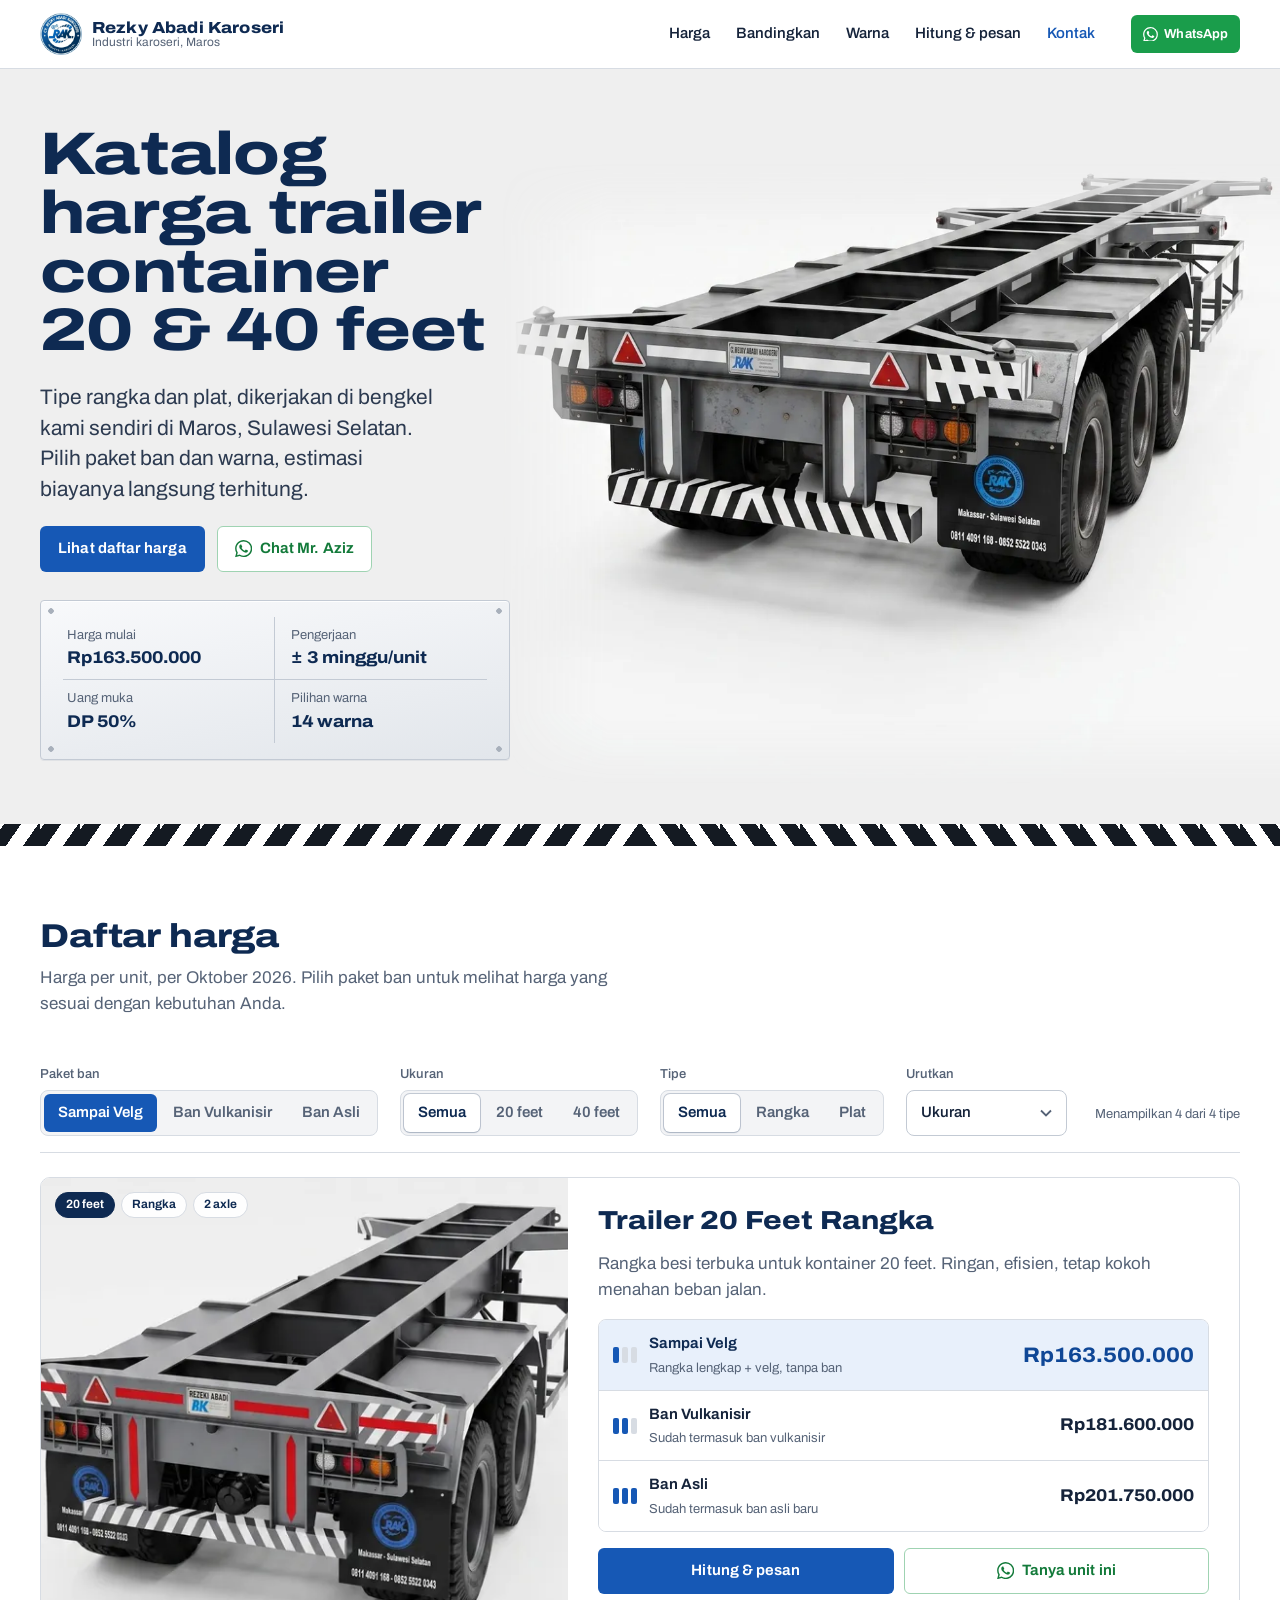
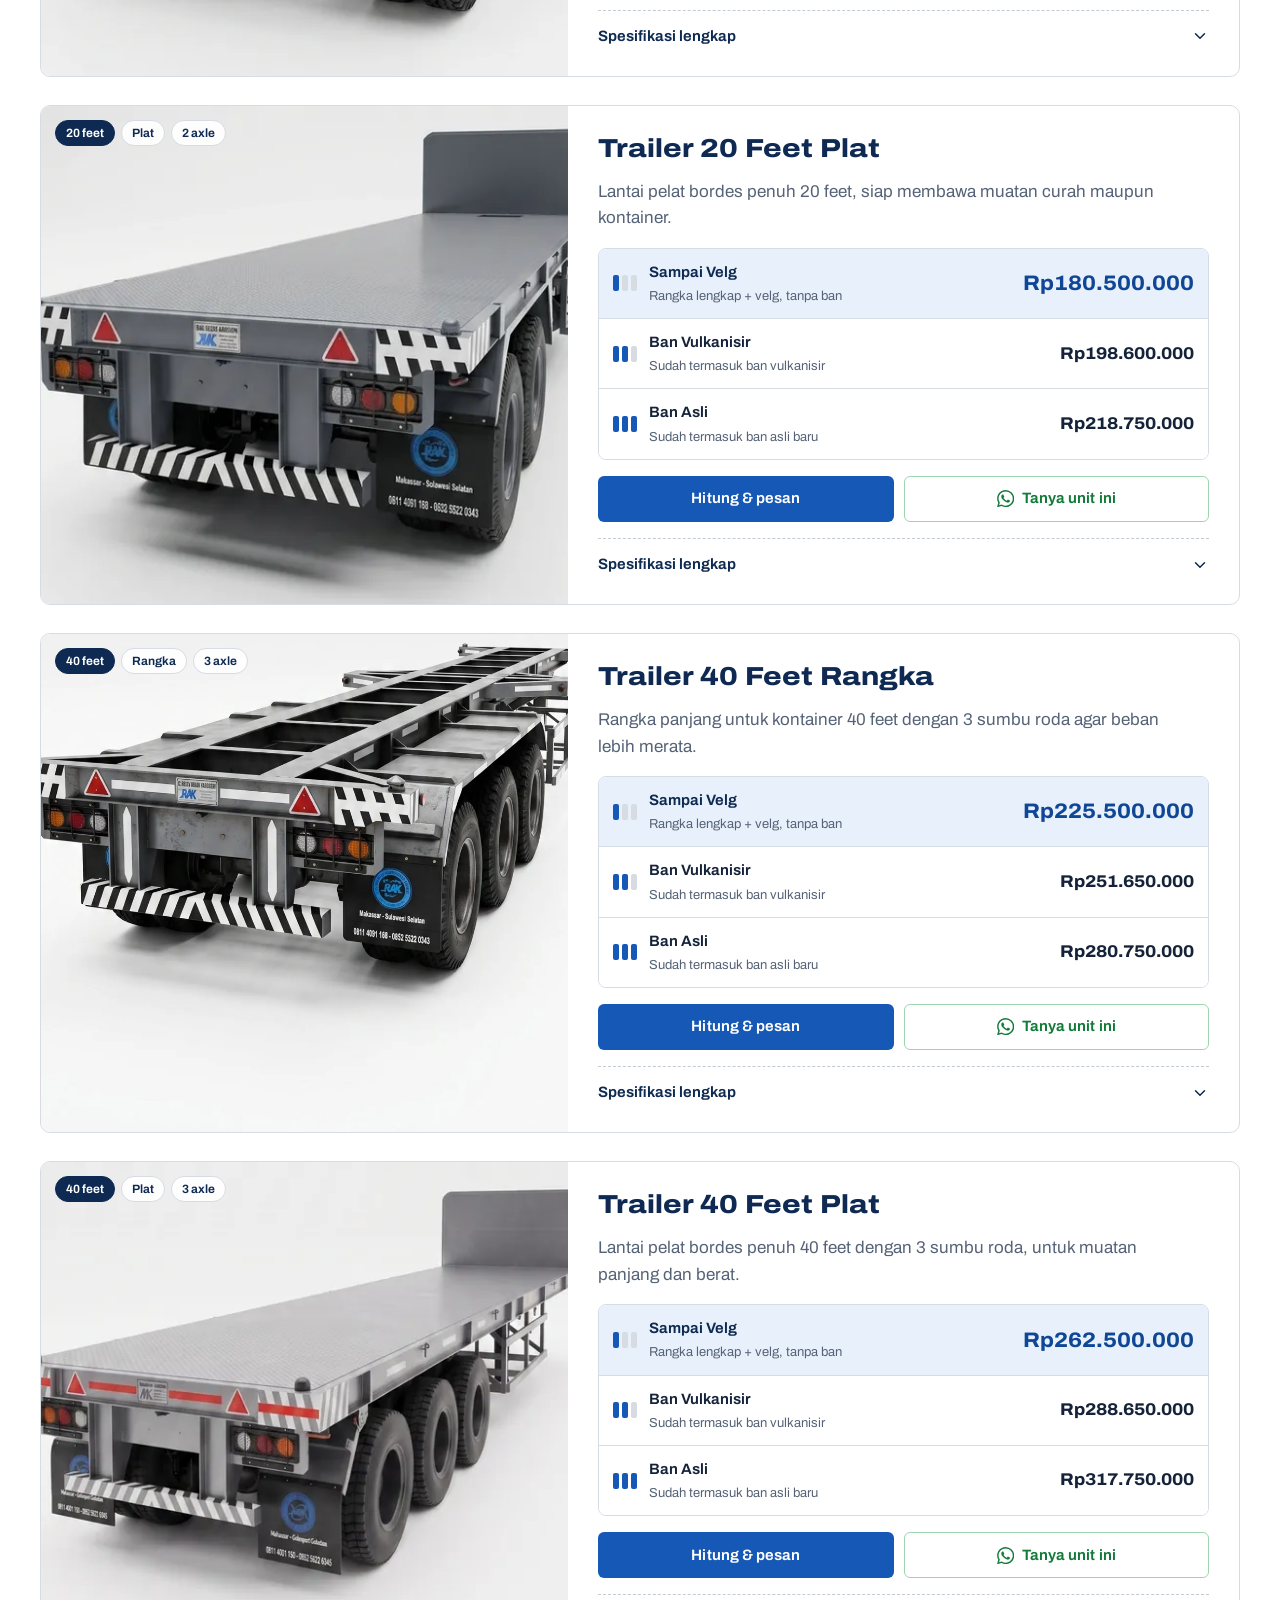
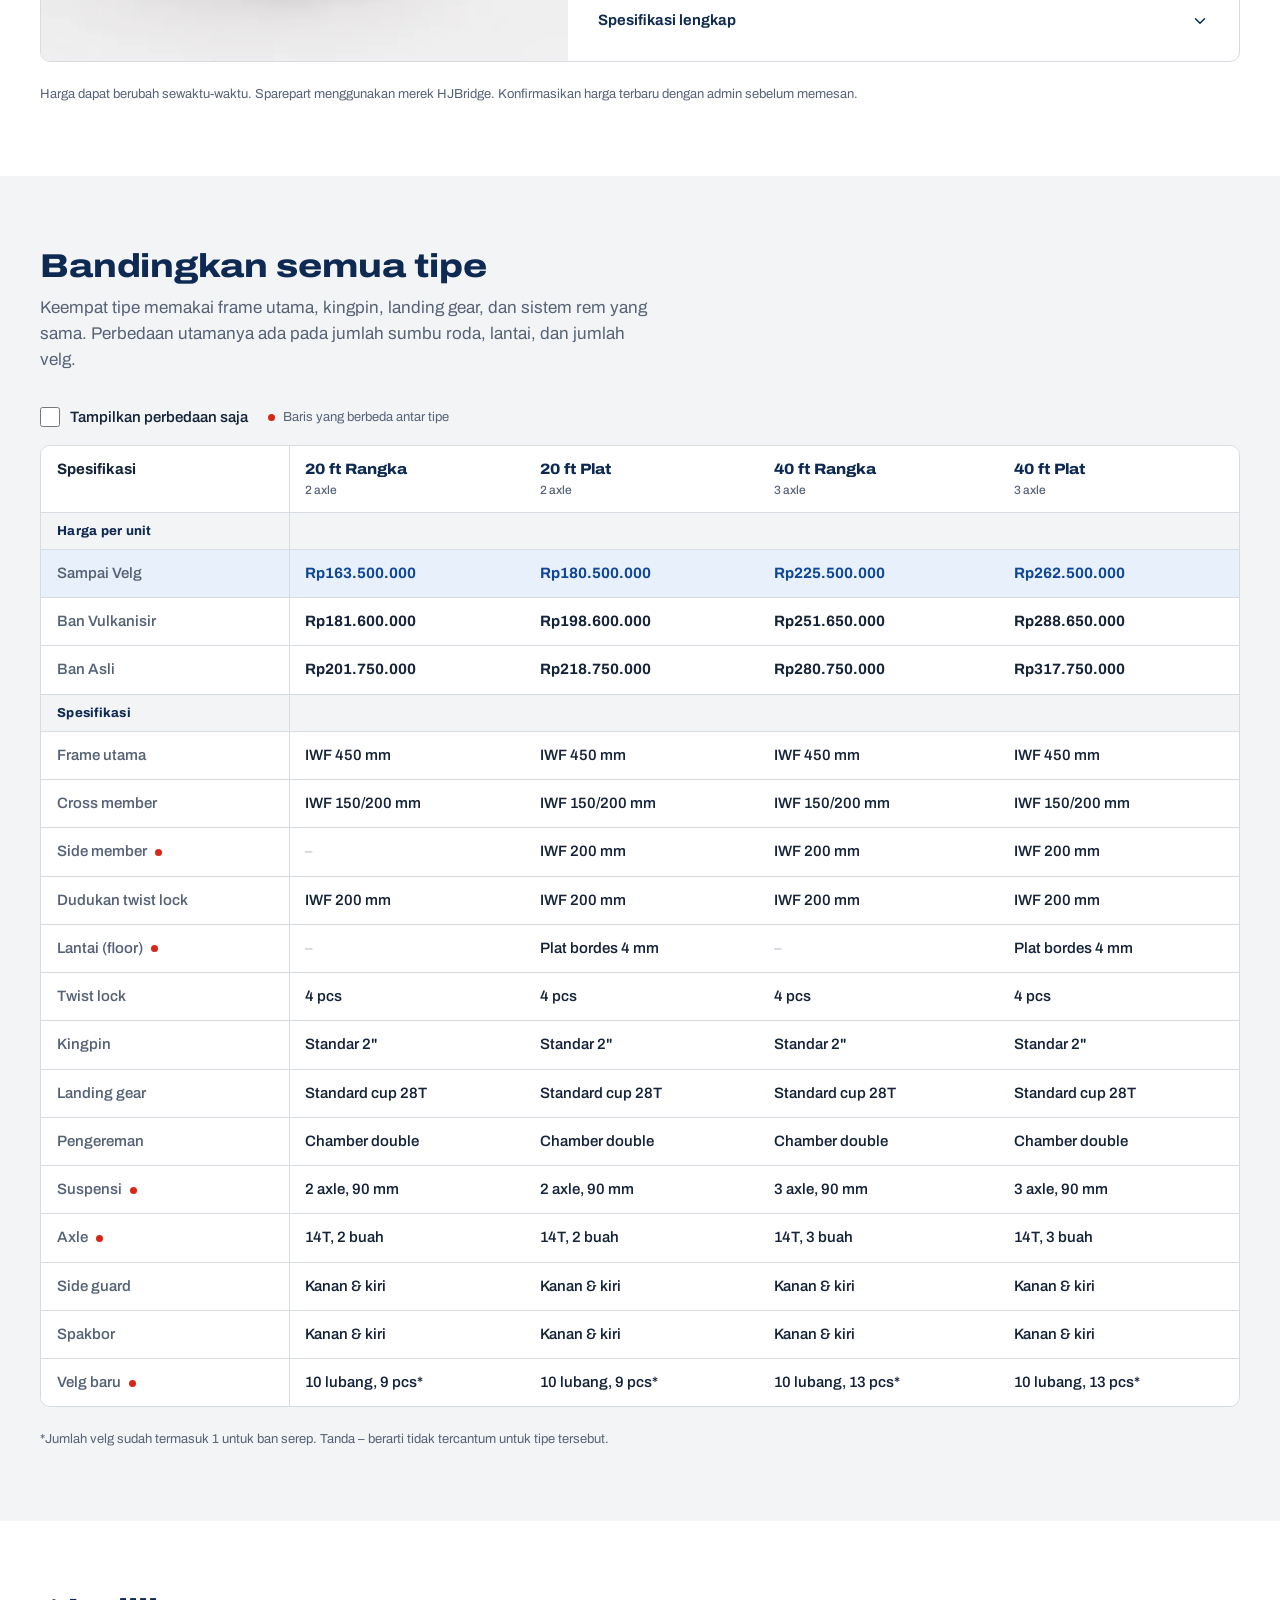
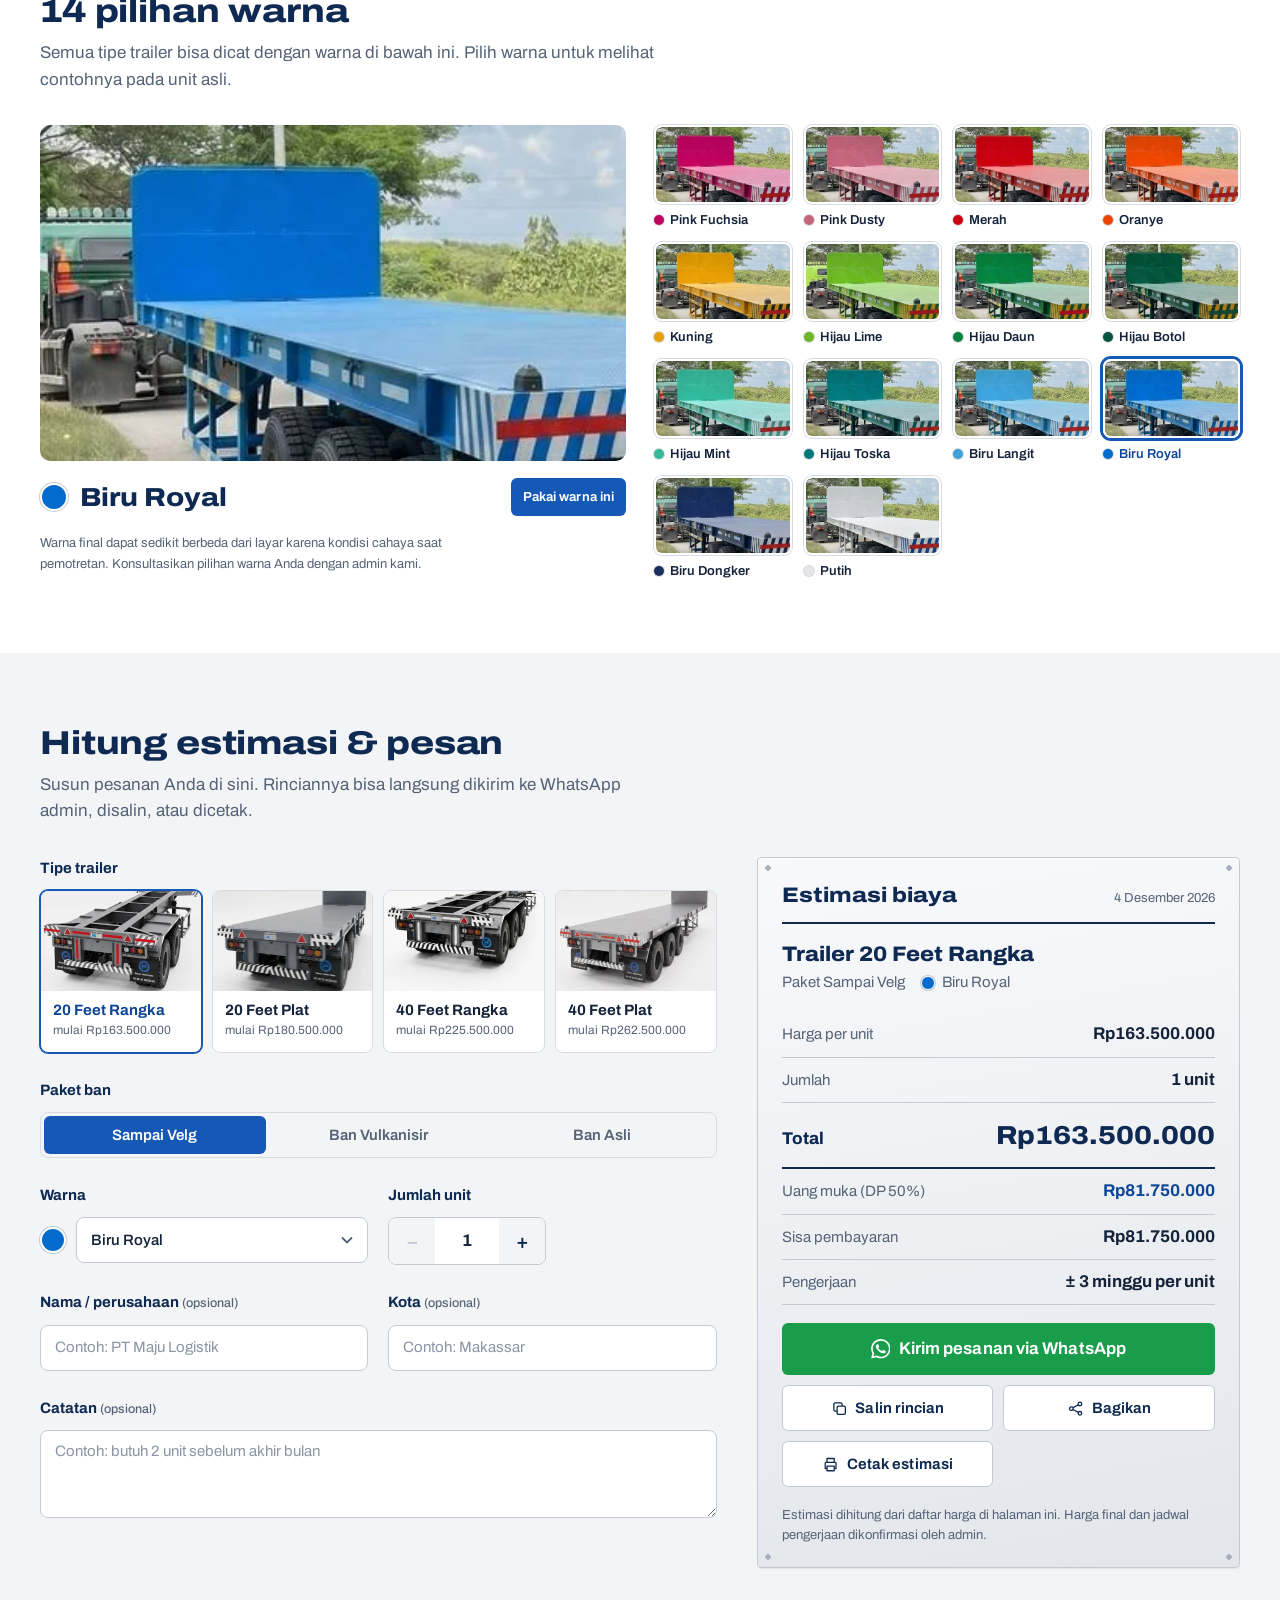
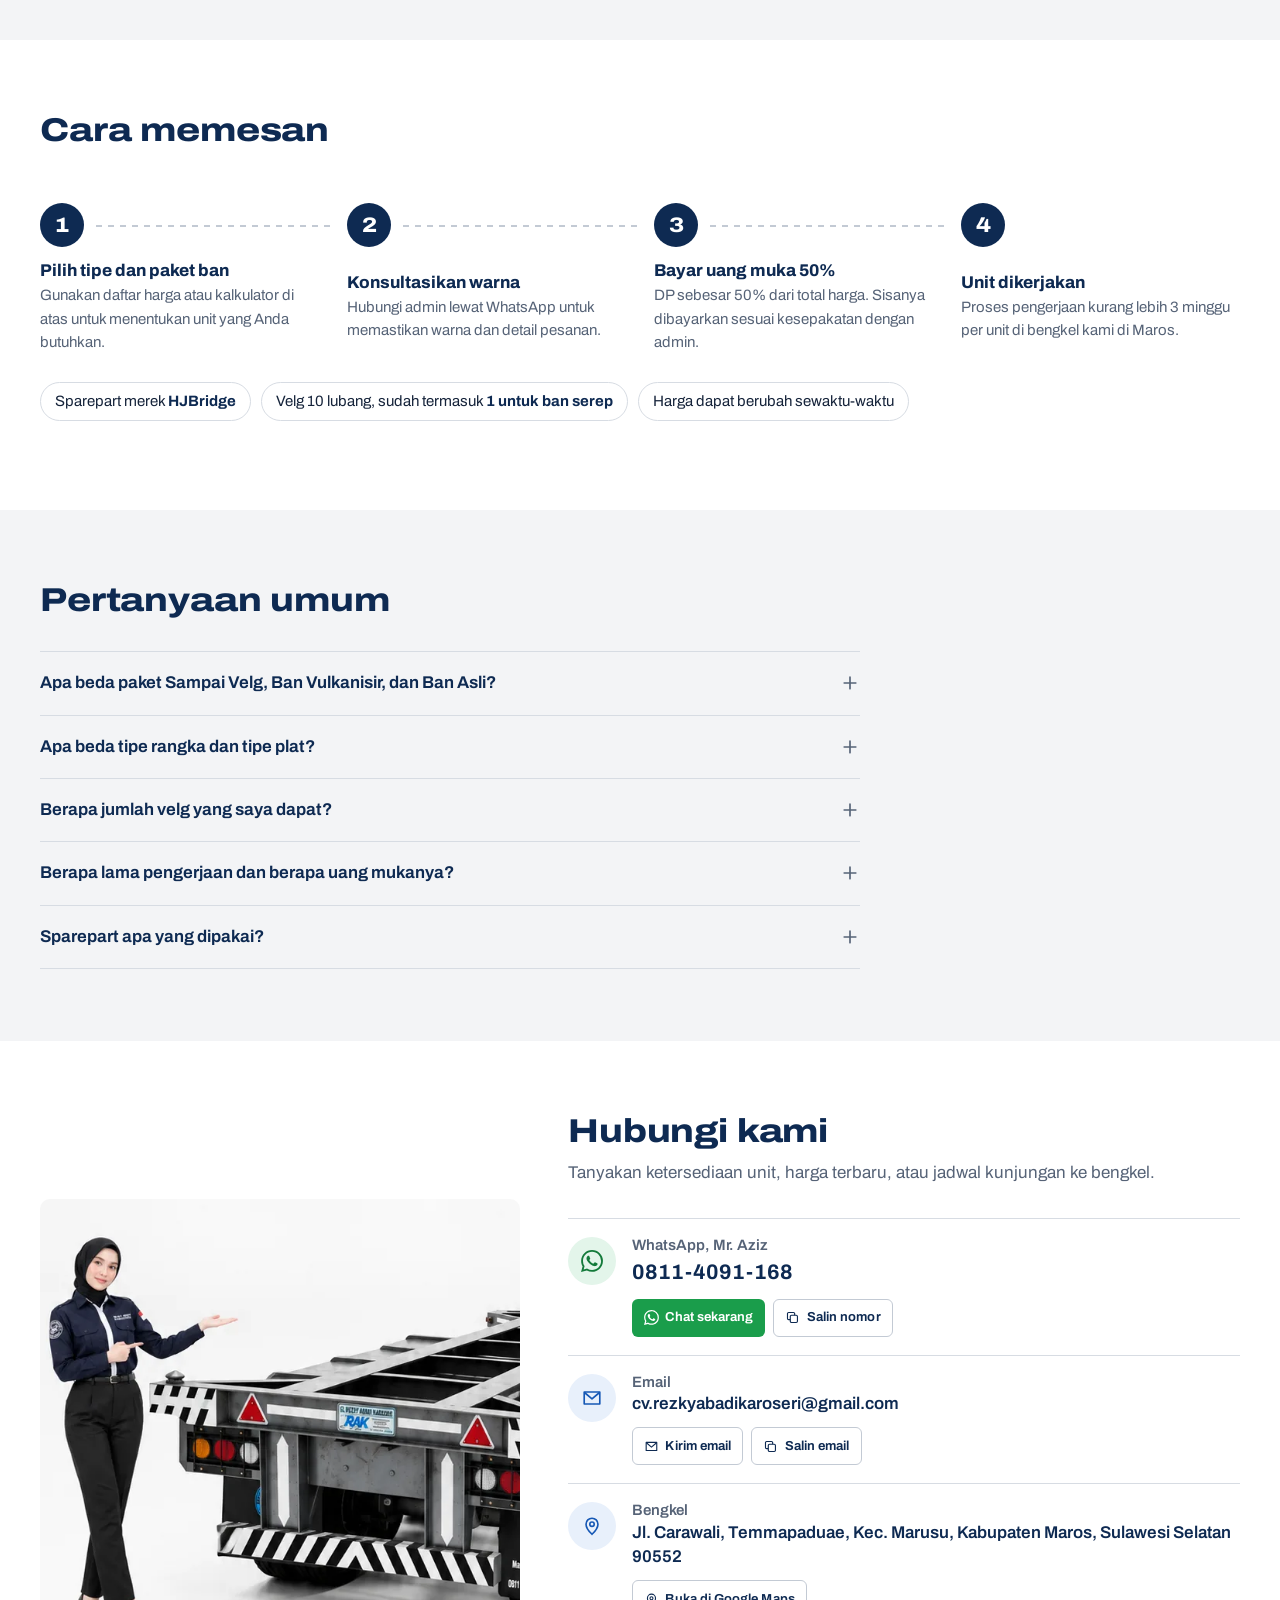
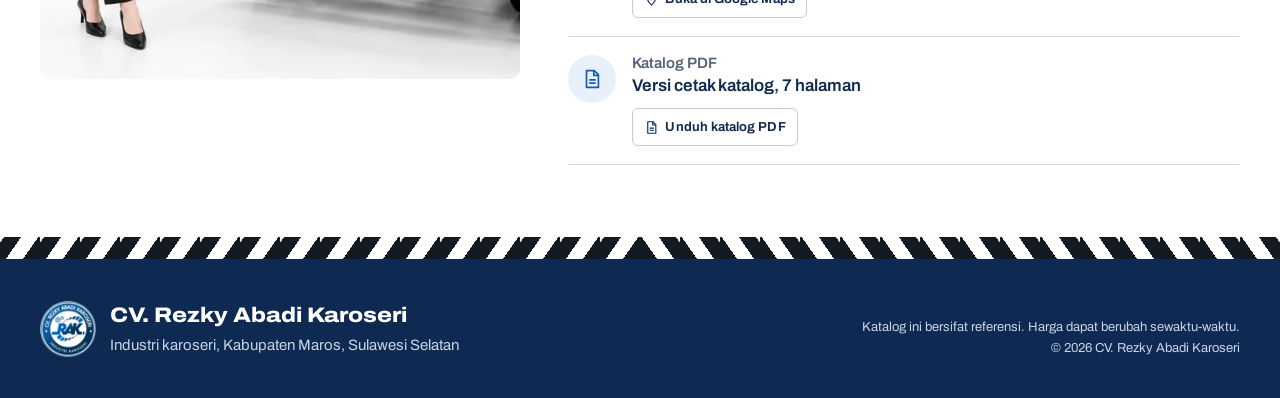
<file: index.html>
<!doctype html>
<html lang="id">
<head>
<meta charset="utf-8">
<meta name="viewport" content="width=device-width, initial-scale=1, viewport-fit=cover">
<title>Katalog Harga Trailer Container 20 &amp; 40 Feet | CV. Rezky Abadi Karoseri</title>
<meta name="claude:viewport-fit-sides" content="cover">
<meta name="description" content="Daftar harga trailer container 20 dan 40 feet tipe rangka dan plat dari CV. Rezky Abadi Karoseri, Maros, Sulawesi Selatan. Pilih paket ban dan 14 warna, hitung estimasi biaya, dan pesan langsung via WhatsApp.">
<meta name="theme-color" content="#0e2a52">
<link rel="canonical" href="https://rezkyabadikaroseri.github.io/">
<link rel="icon" href="favicon.ico" sizes="any">
<link rel="icon" type="image/png" href="favicon.png">
<link rel="apple-touch-icon" href="apple-touch-icon.png">

<meta property="og:type" content="website">
<meta property="og:locale" content="id_ID">
<meta property="og:site_name" content="CV. Rezky Abadi Karoseri">
<meta property="og:title" content="Katalog Harga Trailer Container 20 & 40 Feet">
<meta property="og:description" content="Trailer rangka & plat dari bengkel kami di Maros. Mulai Rp163.500.000. Hitung estimasi dan pesan via WhatsApp.">
<meta property="og:url" content="https://rezkyabadikaroseri.github.io/">
<meta property="og:image" content="https://rezkyabadikaroseri.github.io/og.jpg">
<meta property="og:image:width" content="1200">
<meta property="og:image:height" content="630">
<meta name="twitter:card" content="summary_large_image">

<link rel="preconnect" href="https://fonts.googleapis.com">
<link rel="preconnect" href="https://fonts.gstatic.com" crossorigin>
<link rel="stylesheet" href="https://fonts.googleapis.com/css2?family=Archivo:wdth,wght@62..125,100..900&amp;display=swap">
<link rel="stylesheet" href="style.css">

<script type="application/ld+json">
{
  "@context": "https://schema.org",
  "@type": "LocalBusiness",
  "name": "CV. Rezky Abadi Karoseri",
  "description": "Industri karoseri pembuat trailer container 20 dan 40 feet, tipe rangka dan plat.",
  "url": "https://rezkyabadikaroseri.github.io/",
  "logo": "https://rezkyabadikaroseri.github.io/logo.png",
  "image": "https://rezkyabadikaroseri.github.io/og.jpg",
  "telephone": "+628114091168",
  "email": "cv.rezkyabadikaroseri@gmail.com",
  "address": {
    "@type": "PostalAddress",
    "streetAddress": "Jl. Carawali, Temmapaduae, Kec. Marusu",
    "addressLocality": "Kabupaten Maros",
    "addressRegion": "Sulawesi Selatan",
    "postalCode": "90552",
    "addressCountry": "ID"
  },
  "areaServed": "Sulawesi Selatan",
  "priceRange": "Rp163.500.000 - Rp317.750.000"
}
</script>
</head>
<body>

<svg width="0" height="0" style="position:absolute" aria-hidden="true" focusable="false">
  <symbol id="i-wa" viewBox="0 0 24 24"><path fill="currentColor" d="M17.47 14.38c-.3-.15-1.76-.87-2.03-.97-.27-.1-.47-.15-.67.15-.2.3-.77.97-.94 1.16-.17.2-.35.22-.64.08-.3-.15-1.26-.47-2.4-1.48-.88-.79-1.48-1.76-1.65-2.06-.17-.3-.02-.46.13-.61.13-.13.3-.35.45-.52.15-.17.2-.3.3-.5.1-.2.05-.37-.03-.52-.07-.15-.67-1.61-.92-2.2-.24-.58-.49-.5-.67-.51h-.57c-.2 0-.52.07-.8.37-.27.3-1.04 1.02-1.04 2.48 0 1.46 1.07 2.88 1.21 3.07.15.2 2.1 3.2 5.08 4.49.71.3 1.26.49 1.7.63.71.22 1.36.19 1.87.12.57-.09 1.76-.72 2-1.41.25-.7.25-1.29.18-1.41-.08-.13-.28-.2-.57-.35zM12.05 21.79h-.01a9.87 9.87 0 0 1-5.03-1.38l-.36-.21-3.74.98 1-3.65-.24-.37a9.86 9.86 0 0 1-1.51-5.26c0-5.45 4.44-9.88 9.89-9.88 2.64 0 5.12 1.03 6.99 2.9a9.83 9.83 0 0 1 2.89 6.99c0 5.45-4.44 9.88-9.88 9.88zm8.41-18.3A11.82 11.82 0 0 0 12.05 0C5.5 0 .16 5.34.16 11.89c0 2.1.55 4.14 1.59 5.95L.06 24l6.3-1.65a11.88 11.88 0 0 0 5.68 1.45h.01c6.55 0 11.89-5.34 11.89-11.9a11.82 11.82 0 0 0-3.48-8.41z"/></symbol>
  <symbol id="i-mail" viewBox="0 0 24 24"><path fill="none" stroke="currentColor" stroke-width="1.8" stroke-linejoin="round" d="M3.5 5.5h17v13h-17z"/><path fill="none" stroke="currentColor" stroke-width="1.8" stroke-linejoin="round" d="m3.8 6 8.2 7 8.2-7"/></symbol>
  <symbol id="i-pin" viewBox="0 0 24 24"><path fill="none" stroke="currentColor" stroke-width="1.8" d="M12 21s-6.5-6.1-6.5-11a6.5 6.5 0 0 1 13 0c0 4.9-6.5 11-6.5 11z"/><circle cx="12" cy="10" r="2.4" fill="none" stroke="currentColor" stroke-width="1.8"/></symbol>
  <symbol id="i-doc" viewBox="0 0 24 24"><path fill="none" stroke="currentColor" stroke-width="1.8" stroke-linejoin="round" d="M6 2.8h8.5L19 7.3v13.9H6z"/><path fill="none" stroke="currentColor" stroke-width="1.8" d="M14 3v5h5M9 13h7M9 16.5h7"/></symbol>
  <symbol id="i-copy" viewBox="0 0 24 24"><rect x="8.5" y="8.5" width="11.5" height="11.5" rx="2" fill="none" stroke="currentColor" stroke-width="1.8"/><path fill="none" stroke="currentColor" stroke-width="1.8" d="M15.5 8.5V5.8a1.8 1.8 0 0 0-1.8-1.8H5.8A1.8 1.8 0 0 0 4 5.8v7.9a1.8 1.8 0 0 0 1.8 1.8h2.7"/></symbol>
  <symbol id="i-share" viewBox="0 0 24 24"><circle cx="18" cy="5.5" r="2.5" fill="none" stroke="currentColor" stroke-width="1.8"/><circle cx="6" cy="12" r="2.5" fill="none" stroke="currentColor" stroke-width="1.8"/><circle cx="18" cy="18.5" r="2.5" fill="none" stroke="currentColor" stroke-width="1.8"/><path fill="none" stroke="currentColor" stroke-width="1.8" d="m8.2 10.8 7.6-4.1M8.2 13.2l7.6 4.1"/></symbol>
  <symbol id="i-print" viewBox="0 0 24 24"><path fill="none" stroke="currentColor" stroke-width="1.8" stroke-linejoin="round" d="M7 9V3.5h10V9M7 17.5H4.5V10a1 1 0 0 1 1-1h13a1 1 0 0 1 1 1v7.5H17"/><path fill="none" stroke="currentColor" stroke-width="1.8" stroke-linejoin="round" d="M7 14h10v6.5H7z"/></symbol>
  <symbol id="i-down" viewBox="0 0 24 24"><path fill="none" stroke="currentColor" stroke-width="2" stroke-linecap="round" stroke-linejoin="round" d="m6 9 6 6 6-6"/></symbol>
  <symbol id="i-plus" viewBox="0 0 24 24"><path fill="none" stroke="currentColor" stroke-width="2" stroke-linecap="round" d="M12 5v14M5 12h14"/></symbol>
  <symbol id="i-menu" viewBox="0 0 24 24"><path fill="none" stroke="currentColor" stroke-width="2" stroke-linecap="round" d="M4 7h16M4 12h16M4 17h16"/></symbol>
</svg>

<header class="topbar">
  <div class="wrap topbar__in">
    <a class="brand" href="#top" aria-label="CV. Rezky Abadi Karoseri, ke atas halaman">
      <img src="logo.webp" alt="" width="42" height="42">
      <span class="brand__name"><b>Rezky Abadi Karoseri</b><small>Industri karoseri, Maros</small></span>
    </a>
    <button class="menu-btn" id="menuBtn" type="button" aria-expanded="false" aria-controls="nav" aria-label="Buka menu">
      <svg aria-hidden="true"><use href="#i-menu"/></svg>
    </button>
    <nav class="nav" id="nav" aria-label="Navigasi utama">
      <a href="#harga">Harga</a>
      <a href="#banding">Bandingkan</a>
      <a href="#warna">Warna</a>
      <a href="#pesan">Hitung &amp; pesan</a>
      <a href="#kontak">Kontak</a>
    </nav>
    <a class="btn btn--wa btn--sm topbar__wa" data-wa="umum" href="https://wa.me/628114091168" target="_blank" rel="noopener">
      <svg aria-hidden="true"><use href="#i-wa"/></svg>WhatsApp
    </a>
  </div>
</header>

<main id="top">

  <section class="hero" aria-labelledby="hero-title">
    <div class="wrap hero__in">
      <div class="hero__text">
        <h1 id="hero-title">Katalog harga trailer container 20 &amp; 40&nbsp;feet</h1>
        <p class="hero__lead">Tipe rangka dan plat, dikerjakan di bengkel kami sendiri di Maros, Sulawesi Selatan. Pilih paket ban dan warna, estimasi biayanya langsung terhitung.</p>
        <div class="hero__actions">
          <a class="btn btn--primary" href="#harga">Lihat daftar harga</a>
          <a class="btn btn--wa-ghost" data-wa="umum" href="https://wa.me/628114091168" target="_blank" rel="noopener">
            <svg aria-hidden="true"><use href="#i-wa"/></svg>Chat Mr. Aziz
          </a>
        </div>
        <dl class="plate facts" aria-label="Ringkasan katalog">
          <div><dt>Harga mulai</dt><dd id="factFrom">Rp163.500.000</dd></div>
          <div><dt>Pengerjaan</dt><dd>± 3 minggu/unit</dd></div>
          <div><dt>Uang muka</dt><dd>DP 50%</dd></div>
          <div><dt>Pilihan warna</dt><dd>14 warna</dd></div>
        </dl>
      </div>
      <figure class="hero__fig">
        <img src="40ft-rangka.webp" width="1200" height="960" alt="Trailer 40 feet rangka buatan CV. Rezky Abadi Karoseri, tampak belakang dengan 3 sumbu roda" fetchpriority="high">
      </figure>
    </div>
    <div class="hazard" aria-hidden="true"></div>
  </section>

  <!-- ===== Daftar harga ===== -->
  <section class="section" id="harga" aria-labelledby="harga-title">
    <div class="wrap">
      <div class="section__head">
        <h2 id="harga-title">Daftar harga</h2>
        <p>Harga per unit, <span data-updated>per Oktober 2026</span>. Pilih paket ban untuk melihat harga yang sesuai dengan kebutuhan Anda.</p>
      </div>

      <div class="toolbar" role="group" aria-label="Atur tampilan daftar harga">
        <div class="toolbar__group toolbar__group--paket">
          <span class="field-label" id="lblPaket">Paket ban</span>
          <div class="seg seg--strong" role="radiogroup" aria-labelledby="lblPaket" data-paket-group="toolbar"></div>
        </div>
        <div class="toolbar__group">
          <span class="field-label" id="lblUkuran">Ukuran</span>
          <div class="seg" role="radiogroup" aria-labelledby="lblUkuran">
            <label><input type="radio" name="fUkuran" value="all" checked><span>Semua</span></label>
            <label><input type="radio" name="fUkuran" value="20"><span>20 feet</span></label>
            <label><input type="radio" name="fUkuran" value="40"><span>40 feet</span></label>
          </div>
        </div>
        <div class="toolbar__group">
          <span class="field-label" id="lblTipe">Tipe</span>
          <div class="seg" role="radiogroup" aria-labelledby="lblTipe">
            <label><input type="radio" name="fTipe" value="all" checked><span>Semua</span></label>
            <label><input type="radio" name="fTipe" value="Rangka"><span>Rangka</span></label>
            <label><input type="radio" name="fTipe" value="Plat"><span>Plat</span></label>
          </div>
        </div>
        <div class="toolbar__group">
          <label class="field-label" for="fSort">Urutkan</label>
          <select class="select" id="fSort">
            <option value="ukuran">Ukuran</option>
            <option value="murah">Harga terendah</option>
            <option value="mahal">Harga tertinggi</option>
          </select>
        </div>
        <p class="toolbar__count" id="count" aria-live="polite"></p>
      </div>

      <div class="products" id="products"></div>
      <p class="price-note">Harga dapat berubah sewaktu-waktu. Sparepart menggunakan merek HJBridge. Konfirmasikan harga terbaru dengan admin sebelum memesan.</p>
    </div>
  </section>

  <!-- ===== Bandingkan ===== -->
  <section class="section section--steel" id="banding" aria-labelledby="banding-title">
    <div class="wrap">
      <div class="section__head">
        <h2 id="banding-title">Bandingkan semua tipe</h2>
        <p>Keempat tipe memakai frame utama, kingpin, landing gear, dan sistem rem yang sama. Perbedaan utamanya ada pada jumlah sumbu roda, lantai, dan jumlah velg.</p>
      </div>
      <div class="compare-tools">
        <label class="check"><input type="checkbox" id="onlyDiff"> Tampilkan perbedaan saja</label>
        <span class="legend">Baris yang berbeda antar tipe</span>
      </div>
      <div class="table-wrap">
        <table class="ctable" id="ctable"></table>
      </div>
    </div>
  </section>

  <!-- ===== Warna ===== -->
  <section class="section" id="warna" aria-labelledby="warna-title">
    <div class="wrap">
      <div class="section__head">
        <h2 id="warna-title">14 pilihan warna</h2>
        <p>Semua tipe trailer bisa dicat dengan warna di bawah ini. Pilih warna untuk melihat contohnya pada unit asli.</p>
      </div>
      <div class="colors">
        <div class="color-stage">
          <div class="color-stage__img"><img id="colorImg" src="biru-royal.webp" width="375" height="215" alt="Contoh trailer warna Biru Royal"></div>
          <div class="color-stage__meta">
            <span class="color-stage__name"><i class="chip" id="colorChip"></i><span id="colorName">Biru Royal</span></span>
            <button class="btn btn--primary btn--sm" type="button" id="useColor">Pakai warna ini</button>
          </div>
          <p class="color-note">Warna final dapat sedikit berbeda dari layar karena kondisi cahaya saat pemotretan. Konsultasikan pilihan warna Anda dengan admin kami.</p>
        </div>
        <div class="swatches" id="swatches" role="radiogroup" aria-label="Pilihan warna"></div>
      </div>
    </div>
  </section>

  <!-- ===== Hitung & pesan ===== -->
  <section class="section section--steel" id="pesan" aria-labelledby="pesan-title">
    <div class="wrap">
      <div class="section__head">
        <h2 id="pesan-title">Hitung estimasi &amp; pesan</h2>
        <p>Susun pesanan Anda di sini. Rinciannya bisa langsung dikirim ke WhatsApp admin, disalin, atau dicetak.</p>
      </div>
      <div class="order">
        <form class="form" id="orderForm" novalidate>
          <fieldset>
            <legend>Tipe trailer</legend>
            <div class="types" id="types"></div>
          </fieldset>
          <fieldset>
            <legend id="lblPaket2">Paket ban</legend>
            <div class="seg seg--strong paket-seg" role="radiogroup" aria-labelledby="lblPaket2" data-paket-group="form"></div>
          </fieldset>
          <div class="row2">
            <div>
              <label class="lbl" for="oWarna" style="display:block">Warna</label>
              <div class="color-select">
                <i class="chip" id="oChip"></i>
                <select class="select" id="oWarna"></select>
              </div>
            </div>
            <div>
              <label class="lbl" for="oUnit" style="display:block">Jumlah unit</label>
              <div class="stepper">
                <button type="button" id="unitMinus" aria-label="Kurangi unit">−</button>
                <input type="number" id="oUnit" inputmode="numeric" min="1" max="50" value="1">
                <button type="button" id="unitPlus" aria-label="Tambah unit">+</button>
              </div>
            </div>
          </div>
          <div class="row2">
            <div>
              <label class="lbl" for="oNama" style="display:block">Nama / perusahaan <small>(opsional)</small></label>
              <input class="input" id="oNama" type="text" autocomplete="organization" placeholder="Contoh: PT Maju Logistik">
            </div>
            <div>
              <label class="lbl" for="oKota" style="display:block">Kota <small>(opsional)</small></label>
              <input class="input" id="oKota" type="text" autocomplete="address-level2" placeholder="Contoh: Makassar">
            </div>
          </div>
          <div>
            <label class="lbl" for="oCatatan" style="display:block">Catatan <small>(opsional)</small></label>
            <textarea class="textarea" id="oCatatan" placeholder="Contoh: butuh 2 unit sebelum akhir bulan"></textarea>
          </div>
        </form>

        <aside class="plate slip" aria-labelledby="slip-title">
          <div class="slip__head">
            <h3 id="slip-title">Estimasi biaya</h3>
            <span id="slipDate"></span>
          </div>
          <div class="slip__title">
            <b id="sNama">Trailer 20 Feet Rangka</b>
            <span><span id="sPaket">Ban Asli</span><span><i class="chip" id="sChip"></i><span id="sWarna">Biru Royal</span></span></span>
          </div>
          <dl class="lines">
            <div><dt>Harga per unit</dt><dd id="sHarga">Rp0</dd></div>
            <div><dt>Jumlah</dt><dd id="sUnit">1 unit</dd></div>
            <div class="total"><dt>Total</dt><dd id="sTotal" aria-live="polite">Rp0</dd></div>
            <div class="dp"><dt>Uang muka (DP 50%)</dt><dd id="sDp">Rp0</dd></div>
            <div><dt>Sisa pembayaran</dt><dd id="sSisa">Rp0</dd></div>
            <div><dt>Pengerjaan</dt><dd>± 3 minggu per unit</dd></div>
          </dl>
          <div class="slip__actions">
            <a class="btn btn--wa" id="sendWa" href="https://wa.me/628114091168" target="_blank" rel="noopener">
              <svg aria-hidden="true"><use href="#i-wa"/></svg>Kirim pesanan via WhatsApp
            </a>
            <button class="btn btn--ghost" type="button" id="copyQuote"><svg aria-hidden="true"><use href="#i-copy"/></svg>Salin rincian</button>
            <button class="btn btn--ghost" type="button" id="shareQuote" data-top-only><svg aria-hidden="true"><use href="#i-share"/></svg>Bagikan</button>
            <button class="btn btn--ghost" type="button" id="printQuote" data-top-only><svg aria-hidden="true"><use href="#i-print"/></svg>Cetak estimasi</button>
          </div>
          <p class="slip__note">Estimasi dihitung dari daftar harga di halaman ini. Harga final dan jadwal pengerjaan dikonfirmasi oleh admin.</p>
        </aside>
      </div>
    </div>
  </section>

  <!-- ===== Cara memesan ===== -->
  <section class="section" id="cara" aria-labelledby="cara-title">
    <div class="wrap">
      <div class="section__head">
        <h2 id="cara-title">Cara memesan</h2>
      </div>
      <ol class="steps">
        <li class="step"><div><h3>Pilih tipe dan paket ban</h3><p>Gunakan daftar harga atau kalkulator di atas untuk menentukan unit yang Anda butuhkan.</p></div></li>
        <li class="step"><div><h3>Konsultasikan warna</h3><p>Hubungi admin lewat WhatsApp untuk memastikan warna dan detail pesanan.</p></div></li>
        <li class="step"><div><h3>Bayar uang muka 50%</h3><p>DP sebesar 50% dari total harga. Sisanya dibayarkan sesuai kesepakatan dengan admin.</p></div></li>
        <li class="step"><div><h3>Unit dikerjakan</h3><p>Proses pengerjaan kurang lebih 3 minggu per unit di bengkel kami di Maros.</p></div></li>
      </ol>
      <ul class="terms">
        <li class="term">Sparepart merek <b>HJBridge</b></li>
        <li class="term">Velg 10 lubang, sudah termasuk <b>1 untuk ban serep</b></li>
        <li class="term">Harga dapat berubah sewaktu-waktu</li>
      </ul>
    </div>
  </section>

  <!-- ===== FAQ ===== -->
  <section class="section section--steel" id="faq" aria-labelledby="faq-title">
    <div class="wrap">
      <div class="section__head">
        <h2 id="faq-title">Pertanyaan umum</h2>
      </div>
      <div class="faq">
        <details>
          <summary>Apa beda paket Sampai Velg, Ban Vulkanisir, dan Ban Asli?<svg aria-hidden="true"><use href="#i-plus"/></svg></summary>
          <p>Paket Sampai Velg berisi rangka lengkap dan velg, tanpa ban. Paket Ban Vulkanisir sudah termasuk ban vulkanisir. Paket Ban Asli sudah termasuk ban asli baru.</p>
        </details>
        <details>
          <summary>Apa beda tipe rangka dan tipe plat?<svg aria-hidden="true"><use href="#i-plus"/></svg></summary>
          <p>Tipe rangka berupa rangka besi terbuka untuk mengangkut kontainer. Tipe plat memiliki lantai pelat bordes 4 mm penuh, sehingga bisa membawa muatan curah maupun kontainer.</p>
        </details>
        <details>
          <summary>Berapa jumlah velg yang saya dapat?<svg aria-hidden="true"><use href="#i-plus"/></svg></summary>
          <p>Trailer 20 feet mendapat 9 velg baru dan trailer 40 feet mendapat 13 velg baru, semuanya 10 lubang. Jumlah ini sudah termasuk 1 velg untuk ban serep.</p>
        </details>
        <details>
          <summary>Berapa lama pengerjaan dan berapa uang mukanya?<svg aria-hidden="true"><use href="#i-plus"/></svg></summary>
          <p>Pengerjaan kurang lebih 3 minggu per unit, dengan uang muka (DP) sebesar 50% dari total harga.</p>
        </details>
        <details>
          <summary>Sparepart apa yang dipakai?<svg aria-hidden="true"><use href="#i-plus"/></svg></summary>
          <p>Sparepart menggunakan merek HJBridge. Axle berkapasitas 14 ton, landing gear standard cup 28 ton, dan pengereman chamber double.</p>
        </details>
      </div>
    </div>
  </section>

  <!-- ===== Kontak ===== -->
  <section class="section" id="kontak" aria-labelledby="kontak-title">
    <div class="wrap contact">
      <div class="contact__img">
        <img src="konsultasi.webp" width="620" height="620" alt="Staf CV. Rezky Abadi Karoseri menunjukkan unit trailer rangka" loading="lazy">
      </div>
      <div>
        <div class="section__head">
          <h2 id="kontak-title">Hubungi kami</h2>
          <p>Tanyakan ketersediaan unit, harga terbaru, atau jadwal kunjungan ke bengkel.</p>
        </div>
        <div class="contact__list">
          <div class="contact__item">
            <span class="icon-disc icon-disc--wa"><svg aria-hidden="true"><use href="#i-wa"/></svg></span>
            <div>
              <h3>WhatsApp, Mr. Aziz</h3>
              <p class="contact__val" data-k="whatsappTampil">0811-4091-168</p>
              <div class="contact__btns">
                <a class="btn btn--wa btn--sm" data-wa="umum" href="https://wa.me/628114091168" target="_blank" rel="noopener"><svg aria-hidden="true"><use href="#i-wa"/></svg>Chat sekarang</a>
                <button class="btn btn--ghost btn--sm" type="button" data-copy="0811-4091-168"><svg aria-hidden="true"><use href="#i-copy"/></svg>Salin nomor</button>
              </div>
            </div>
          </div>
          <div class="contact__item">
            <span class="icon-disc"><svg aria-hidden="true"><use href="#i-mail"/></svg></span>
            <div>
              <h3>Email</h3>
              <p class="contact__val contact__val--s" data-k="email">cv.rezkyabadikaroseri@gmail.com</p>
              <div class="contact__btns">
                <a class="btn btn--ghost btn--sm" href="mailto:cv.rezkyabadikaroseri@gmail.com" data-top-only><svg aria-hidden="true"><use href="#i-mail"/></svg>Kirim email</a>
                <button class="btn btn--ghost btn--sm" type="button" data-copy="cv.rezkyabadikaroseri@gmail.com"><svg aria-hidden="true"><use href="#i-copy"/></svg>Salin email</button>
              </div>
            </div>
          </div>
          <div class="contact__item">
            <span class="icon-disc"><svg aria-hidden="true"><use href="#i-pin"/></svg></span>
            <div>
              <h3>Bengkel</h3>
              <p class="contact__val contact__val--s" data-k="alamat">Jl. Carawali, Temmapaduae, Kec. Marusu, Kabupaten Maros, Sulawesi Selatan 90552</p>
              <div class="contact__btns">
                <a class="btn btn--ghost btn--sm" id="mapLink" href="https://www.google.com/maps/search/?api=1&amp;query=Jl.+Carawali+Temmapaduae+Marusu+Maros+Sulawesi+Selatan" target="_blank" rel="noopener"><svg aria-hidden="true"><use href="#i-pin"/></svg>Buka di Google Maps</a>
              </div>
            </div>
          </div>
          <div class="contact__item" data-top-only>
            <span class="icon-disc"><svg aria-hidden="true"><use href="#i-doc"/></svg></span>
            <div>
              <h3>Katalog PDF</h3>
              <p class="contact__val contact__val--s">Versi cetak katalog, 7 halaman</p>
              <div class="contact__btns">
                <a class="btn btn--ghost btn--sm" href="katalog-harga-trailer-rak.pdf" target="_blank" rel="noopener" download><svg aria-hidden="true"><use href="#i-doc"/></svg>Unduh katalog PDF</a>
              </div>
            </div>
          </div>
        </div>
      </div>
    </div>
  </section>
</main>

<footer class="footer">
  <div class="hazard" aria-hidden="true"></div>
  <div class="wrap footer__in">
    <div class="footer__brand">
      <img src="logo.webp" alt="" width="56" height="56" loading="lazy">
      <div>
        <b>CV. Rezky Abadi Karoseri</b>
        <span>Industri karoseri, Kabupaten Maros, Sulawesi Selatan</span>
      </div>
    </div>
    <div class="footer__right">
      <p>Katalog ini bersifat referensi. Harga dapat berubah sewaktu-waktu.</p>
      <p>© <span id="year">2026</span> CV. Rezky Abadi Karoseri</p>
    </div>
  </div>
</footer>

<a class="fab" data-wa="umum" href="https://wa.me/628114091168" target="_blank" rel="noopener" aria-label="Chat WhatsApp dengan admin">
  <svg aria-hidden="true"><use href="#i-wa"/></svg>
</a>
<div class="toast" id="toast" role="status" aria-live="polite"></div>
<div class="print-sheet" id="printSheet" aria-hidden="true"></div>

<noscript>
  <p style="padding:16px;text-align:center">Aktifkan JavaScript untuk melihat daftar harga lengkap, atau <a href="katalog-harga-trailer-rak.pdf">unduh katalog PDF</a>.</p>
</noscript>

<script src="data.js"></script>
<script src="app.js"></script>
</body>
</html>
</file>
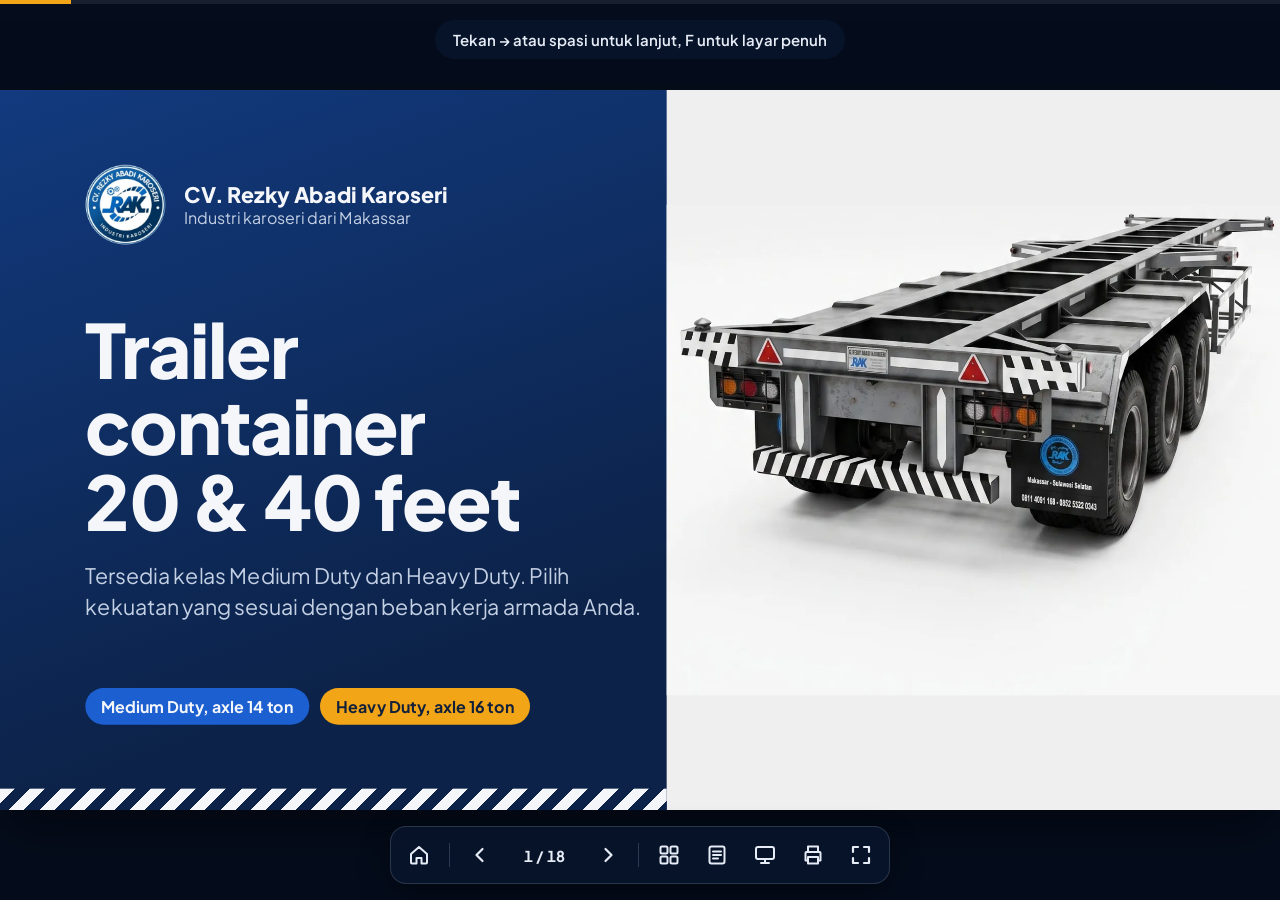
<file: presentasi/index.html>
<!doctype html>
<html lang="id">
<head>
<meta charset="utf-8">
<meta name="viewport" content="width=device-width, initial-scale=1, viewport-fit=cover">
<title>Presentasi Trailer | CV. Rezky Abadi Karoseri</title>
<meta name="description" content="Presentasi produk CV. Rezky Abadi Karoseri: trailer container 20 dan 40 feet, kelas Medium Duty dan Heavy Duty, harga, spesifikasi, gambar teknik, dan layanan purna jual.">
<meta name="theme-color" content="#0c2248">
<meta name="robots" content="noindex">
<link rel="icon" href="../favicon.ico" sizes="any">
<link rel="icon" type="image/png" href="../favicon.png">
<meta property="og:title" content="Presentasi Trailer CV. Rezky Abadi Karoseri">
<meta property="og:description" content="Trailer container 20 & 40 feet. Medium Duty (axle 14 ton) dan Heavy Duty (axle 16 ton).">
<meta property="og:image" content="https://rezkyabadikaroseri.github.io/og.jpg">
<link rel="preload" href="PlusJakartaSans.ttf" as="font" type="font/ttf" crossorigin>
<link rel="stylesheet" href="presentasi.css">
</head>
<body>

<svg width="0" height="0" style="position:absolute" aria-hidden="true" focusable="false">
  <symbol id="ic-check" viewBox="0 0 24 24"><circle cx="12" cy="12" r="10" fill="none" stroke="currentColor" stroke-width="2"/><path d="m7.5 12.3 3 3 6-6.3" fill="none" stroke="currentColor" stroke-width="2.2" stroke-linecap="round" stroke-linejoin="round"/></symbol>
  <symbol id="ic-tick" viewBox="0 0 24 24"><path d="m5 12.5 4.5 4.5L19 7.5" fill="none" stroke="currentColor" stroke-width="2.6" stroke-linecap="round" stroke-linejoin="round"/></symbol>
  <symbol id="ic-play" viewBox="0 0 24 24"><path d="M8 5.5v13l11-6.5z" fill="currentColor"/></symbol>
  <symbol id="ic-prev" viewBox="0 0 24 24"><path d="m14.5 6-6 6 6 6" fill="none" stroke="currentColor" stroke-width="2.2" stroke-linecap="round" stroke-linejoin="round"/></symbol>
  <symbol id="ic-next" viewBox="0 0 24 24"><path d="m9.5 6 6 6-6 6" fill="none" stroke="currentColor" stroke-width="2.2" stroke-linecap="round" stroke-linejoin="round"/></symbol>
  <symbol id="ic-grid" viewBox="0 0 24 24"><g fill="none" stroke="currentColor" stroke-width="2"><rect x="3.5" y="3.5" width="7" height="7" rx="1.5"/><rect x="13.5" y="3.5" width="7" height="7" rx="1.5"/><rect x="3.5" y="13.5" width="7" height="7" rx="1.5"/><rect x="13.5" y="13.5" width="7" height="7" rx="1.5"/></g></symbol>
  <symbol id="ic-full" viewBox="0 0 24 24"><path d="M4 9V4h5M20 9V4h-5M4 15v5h5M20 15v5h-5" fill="none" stroke="currentColor" stroke-width="2.2" stroke-linecap="round" stroke-linejoin="round"/></symbol>
  <symbol id="ic-notes" viewBox="0 0 24 24"><g fill="none" stroke="currentColor" stroke-width="2" stroke-linecap="round"><rect x="4.5" y="3.5" width="15" height="17" rx="2"/><path d="M8 8.5h8M8 12h8M8 15.5h5"/></g></symbol>
  <symbol id="ic-screen" viewBox="0 0 24 24"><g fill="none" stroke="currentColor" stroke-width="2" stroke-linecap="round" stroke-linejoin="round"><rect x="3" y="4" width="18" height="12" rx="2"/><path d="M8 20h8M12 16v4"/></g></symbol>
  <symbol id="ic-print" viewBox="0 0 24 24"><g fill="none" stroke="currentColor" stroke-width="2" stroke-linejoin="round"><path d="M7 9V3.5h10V9M7 17.5H4.5V10a1 1 0 0 1 1-1h13a1 1 0 0 1 1 1v7.5H17"/><path d="M7 14h10v6.5H7z"/></g></symbol>
  <symbol id="ic-home" viewBox="0 0 24 24"><path d="M4 11 12 4l8 7v8.5a1 1 0 0 1-1 1h-4.5V15h-5v5.5H5a1 1 0 0 1-1-1z" fill="none" stroke="currentColor" stroke-width="2" stroke-linejoin="round"/></symbol>
  <symbol id="ic-close" viewBox="0 0 24 24"><path d="M6 6l12 12M18 6 6 18" fill="none" stroke="currentColor" stroke-width="2.2" stroke-linecap="round"/></symbol>
  <symbol id="ic-wa" viewBox="0 0 24 24"><path fill="currentColor" d="M17.47 14.38c-.3-.15-1.76-.87-2.03-.97-.27-.1-.47-.15-.67.15-.2.3-.77.97-.94 1.16-.17.2-.35.22-.64.08-.3-.15-1.26-.47-2.4-1.48-.88-.79-1.48-1.76-1.65-2.06-.17-.3-.02-.46.13-.61.13-.13.3-.35.45-.52.15-.17.2-.3.3-.5.1-.2.05-.37-.03-.52-.07-.15-.67-1.61-.92-2.2-.24-.58-.49-.5-.67-.51h-.57c-.2 0-.52.07-.8.37-.27.3-1.04 1.02-1.04 2.48 0 1.46 1.07 2.88 1.21 3.07.15.2 2.1 3.2 5.08 4.49.71.3 1.26.49 1.7.63.71.22 1.36.19 1.87.12.57-.09 1.76-.72 2-1.41.25-.7.25-1.29.18-1.41-.08-.13-.28-.2-.57-.35zM12.05 21.79h-.01a9.87 9.87 0 0 1-5.03-1.38l-.36-.21-3.74.98 1-3.65-.24-.37a9.86 9.86 0 0 1-1.51-5.26c0-5.45 4.44-9.88 9.89-9.88 2.64 0 5.12 1.03 6.99 2.9a9.83 9.83 0 0 1 2.89 6.99c0 5.45-4.44 9.88-9.88 9.88zm8.41-18.3A11.82 11.82 0 0 0 12.05 0C5.5 0 .16 5.34.16 11.89c0 2.1.55 4.14 1.59 5.95L.06 24l6.3-1.65a11.88 11.88 0 0 0 5.68 1.45h.01c6.55 0 11.89-5.34 11.89-11.9a11.82 11.82 0 0 0-3.48-8.41z"/></symbol>
</svg>

<div id="viewport">
<main id="stage" aria-live="polite">

<!-- 1. Sampul -->
<section class="slide s-cover grad" data-title="Sampul">
  <div class="cover-photo"><img src="../40ft-rangka.webp" alt="Trailer 40 feet rangka buatan CV. Rezky Abadi Karoseri, tampak belakang"></div>
  <div class="hazard cover-hazard" aria-hidden="true"></div>
  <div class="cover-col">
    <div class="brandrow">
      <img src="logo-rak.png" alt="Logo CV. Rezky Abadi Karoseri" width="120" height="120">
      <div><p class="brandname">CV. Rezky Abadi Karoseri</p><p class="brandsub">Industri karoseri dari Makassar</p></div>
    </div>
    <div class="cover-main">
      <h1>Trailer container<br>20 &amp; 40 feet</h1>
      <p class="lead">Tersedia kelas Medium Duty dan Heavy Duty. Pilih kekuatan yang sesuai dengan beban kerja armada Anda.</p>
    </div>
    <div class="pillrow">
      <span class="pill">Medium Duty, axle 14 ton</span>
      <span class="pill amber">Heavy Duty, axle 16 ton</span>
    </div>
  </div>
  <aside class="notes">Selamat datang. Kami dari CV. Rezky Abadi Karoseri, industri karoseri dari Makassar. Hari ini kami perkenalkan trailer container 20 dan 40 feet, tipe rangka dan plat, yang tersedia dalam dua kelas kekuatan: Medium Duty dengan axle 14 ton dan Heavy Duty dengan axle 16 ton. Bapak/Ibu bisa memilih sesuai beban kerja armada.</aside>
</section>

<!-- 2. Video lini trailer -->
<section class="slide s-video dark" data-title="Video lini trailer">
  <div class="vid wide" data-label="Video lini trailer, 1 menit">
    <video src="video-profil-trailer.mp4" poster="poster-profil-trailer.jpg" preload="none" playsinline></video>
    <img class="print-poster" src="poster-profil-trailer.jpg" alt="">
    <button class="playbtn" type="button"><svg aria-hidden="true"><use href="#ic-play"/></svg><span>Putar video</span></button>
  </div>
  <aside class="notes">Klik video untuk memutar (bersuara, 1 menit). Video ini memperkenalkan empat tipe trailer produksi RAK: 20 feet rangka, 20 feet plat, 40 feet rangka, dan 40 feet plat.</aside>
</section>

<!-- 3. Tentang kami -->
<section class="slide s-split" data-title="Tentang kami">
  <div class="col">
    <h2 class="title">Tentang kami</h2>
    <p class="body">CV. Rezky Abadi Karoseri adalah industri karoseri dari Makassar. Kami memproduksi trailer container 20 dan 40 feet, tipe rangka maupun plat, langsung dari bengkel kami sendiri.</p>
    <ul class="checks">
      <li><svg aria-hidden="true"><use href="#ic-check"/></svg>Rangka dari baja pilihan</li>
      <li><svg aria-hidden="true"><use href="#ic-check"/></svg>Dilas presisi oleh tenaga ahli</li>
      <li><svg aria-hidden="true"><use href="#ic-check"/></svg>Sparepart merek HJBridge</li>
      <li><svg aria-hidden="true"><use href="#ic-check"/></svg>Dikerjakan di bengkel sendiri, Kabupaten Maros</li>
    </ul>
  </div>
  <div class="vid tall" data-label="Video perkenalan, 31 detik">
    <video src="video-perkenalan.mp4" poster="poster-perkenalan.jpg" preload="none" playsinline></video>
    <img class="print-poster" src="poster-perkenalan.jpg" alt="">
    <button class="playbtn" type="button"><svg aria-hidden="true"><use href="#ic-play"/></svg><span>Putar video</span></button>
  </div>
  <aside class="notes">Kami membuat sendiri setiap unit di bengkel kami di Maros: rangka dari baja pilihan, dilas presisi oleh tenaga ahli, dengan sparepart merek HJBridge. Klik video di kanan untuk memutar perkenalan singkat (31 detik, bersuara).</aside>
</section>

<!-- 4. Empat tipe -->
<section class="slide" data-title="Empat tipe trailer">
  <h2 class="title">Empat tipe trailer</h2>
  <div class="prodrow">
    <article class="prod"><img src="../20ft-rangka.webp" alt="Trailer 20 feet rangka, tampak belakang"><div><h3>20 Feet Rangka</h3><p>Rangka terbuka untuk kontainer 20 feet. Ringan dan lincah.</p><p class="tagline">2 axle (tandem)</p></div></article>
    <article class="prod"><img src="../20ft-plat.webp" alt="Trailer 20 feet plat dengan headboard"><div><h3>20 Feet Plat</h3><p>Lantai plat bordes untuk kontainer, alat berat, dan material proyek.</p><p class="tagline">2 axle (tandem)</p></div></article>
    <article class="prod"><img src="../40ft-rangka.webp" alt="Trailer 40 feet rangka, tampak belakang"><div><h3>40 Feet Rangka</h3><p>Rangka panjang untuk kontainer 40 feet, beban lebih merata.</p><p class="tagline">3 axle (tri-axle)</p></div></article>
    <article class="prod"><img src="../40ft-plat.webp" alt="Trailer 40 feet plat dengan headboard"><div><h3>40 Feet Plat</h3><p>Dek plat bordes 40 feet untuk muatan panjang dan berat.</p><p class="tagline">3 axle (tri-axle)</p></div></article>
  </div>
  <aside class="notes">Ada empat tipe: 20 feet rangka, 20 feet plat, 40 feet rangka, dan 40 feet plat. Rangka untuk mengangkut kontainer. Plat punya lantai plat bordes penuh, bisa untuk kontainer, alat berat, maupun material proyek. Tipe 20 feet memakai 2 axle, tipe 40 feet memakai 3 axle.</aside>
</section>

<!-- 5. Dua kelas -->
<section class="slide" data-title="Pilih sesuai kebutuhan">
  <h2 class="title">Pilih sesuai kebutuhan Anda</h2>
  <div class="duty-row">
    <div class="duty md">
      <h3>Medium Duty</h3>
      <div><p class="big">14 ton</p><p class="cap">Kapasitas axle</p></div>
      <hr>
      <ul><li>Mainframe IWF 450 mm</li><li>Untuk angkutan kontainer dan muatan umum</li><li class="em">Harga sesuai katalog</li></ul>
    </div>
    <div class="duty hd">
      <h3>Heavy Duty</h3>
      <div><p class="big">16 ton</p><p class="cap">Kapasitas axle</p></div>
      <hr>
      <ul><li>Mainframe WF 500</li><li>Untuk muatan lebih berat dan pemakaian lebih intens</li><li class="em">Harga sesuai penawaran</li></ul>
    </div>
  </div>
  <aside class="notes">Setiap armada punya kebutuhan berbeda, jadi kami sediakan dua kelas kekuatan. Medium Duty memakai axle 14 ton dan mainframe IWF 450 mm, cocok untuk angkutan kontainer dan muatan umum; harganya sesuai katalog. Heavy Duty memakai axle 16 ton dan mainframe WF 500, untuk muatan yang lebih berat; harganya kami berikan lewat penawaran.</aside>
</section>

<!-- 6. Video Medium Duty -->
<section class="slide s-video dark" data-title="Video Medium Duty">
  <div class="vid wide" data-label="Video Medium Duty, 40 detik">
    <video src="video-medium-duty.mp4" poster="poster-medium-duty.jpg" preload="none" playsinline></video>
    <img class="print-poster" src="poster-medium-duty.jpg" alt="">
    <button class="playbtn" type="button"><svg aria-hidden="true"><use href="#ic-play"/></svg><span>Putar video</span></button>
  </div>
  <aside class="notes">Video Medium Duty (40 detik, tanpa suara, silakan dijelaskan sambil diputar). Gambar teknik trailer 20 feet rangka 2 axle digambar ulang: panjang 740 cm, tinggi 154 cm, lebar 250 cm. Ditunjukkan chasis WF 450, kingpin standar 2 inci, axle 14 ton, tempat ban serep, landing gear standard cup 28T, dan twist lock 4 pcs.</aside>
</section>

<!-- 7. Harga Medium Duty -->
<section class="slide tight" data-title="Medium Duty: daftar harga">
  <div class="head"><span class="pill">Medium Duty, axle 14 ton</span><h2 class="title">Daftar harga per unit</h2></div>
  <table class="price">
    <thead><tr><th>Tipe trailer</th><th>Sampai Velg</th><th>Ban Vulkanisir</th><th>Ban Asli</th></tr></thead>
    <tbody>
      <tr><td>20 Feet Rangka</td><td>Rp163.500.000</td><td>Rp181.600.000</td><td>Rp201.750.000</td></tr>
      <tr><td>20 Feet Plat</td><td>Rp180.500.000</td><td>Rp198.600.000</td><td>Rp218.750.000</td></tr>
      <tr><td>40 Feet Rangka</td><td>Rp225.500.000</td><td>Rp251.650.000</td><td>Rp280.750.000</td></tr>
      <tr><td>40 Feet Plat</td><td>Rp262.500.000</td><td>Rp288.650.000</td><td>Rp317.750.000</td></tr>
    </tbody>
  </table>
  <div class="pkgrow">
    <div><b>Sampai Velg</b><span>Rangka lengkap dan velg, tanpa ban</span></div>
    <div><b>Ban Vulkanisir</b><span>Sudah termasuk ban vulkanisir</span></div>
    <div><b>Ban Asli</b><span>Sudah termasuk ban asli baru</span></div>
  </div>
  <p class="foot-note">Harga dapat berubah sewaktu-waktu. Konfirmasikan harga terbaru sebelum memesan.</p>
  <aside class="notes">Ini harga katalog untuk kelas Medium Duty, per unit. Ada tiga paket: Sampai Velg (tanpa ban), Ban Vulkanisir, dan Ban Asli. Harga terendah Rp163.500.000 untuk 20 feet rangka paket sampai velg. Ingatkan bahwa harga dapat berubah, jadi selalu konfirmasi harga terbaru.</aside>
</section>

<!-- 8. Spesifikasi Medium Duty -->
<section class="slide tight" data-title="Medium Duty: spesifikasi">
  <div class="head"><span class="pill">Medium Duty, axle 14 ton</span><h2 class="title">Spesifikasi standar</h2></div>
  <div class="spec-wrap">
    <dl class="specgrid">
      <div><dt>Frame utama</dt><dd>IWF 450 mm</dd></div>
      <div><dt>Cross member</dt><dd>IWF 150/200 mm</dd></div>
      <div><dt>Dudukan twist lock</dt><dd>IWF 200 mm</dd></div>
      <div><dt>Twist lock</dt><dd>4 pcs</dd></div>
      <div><dt>Kingpin</dt><dd>Standar 2"</dd></div>
      <div><dt>Landing gear</dt><dd>Standard cup 28T</dd></div>
      <div><dt>Pengereman</dt><dd>Chamber double</dd></div>
      <div><dt>Axle</dt><dd>14T per sumbu</dd></div>
      <div><dt>Suspensi</dt><dd>90 mm</dd></div>
      <div><dt>Side guard dan spakbor</dt><dd>Kanan dan kiri</dd></div>
    </dl>
    <div class="diffcard">
      <h3>Berbeda per tipe</h3>
      <div><span>Jumlah axle</span><b>2 buah (20 feet), 3 buah (40 feet)</b></div>
      <div><span>Velg baru, 10 lubang*</span><b>9 pcs (20 feet), 13 pcs (40 feet)</b></div>
      <div><span>Lantai</span><b>Plat bordes 4 mm (tipe plat)</b></div>
      <div><span>Side member</span><b>IWF 200 mm (kecuali 20 Rangka)</b></div>
      <p>*Sudah termasuk 1 velg untuk ban serep</p>
    </div>
  </div>
  <aside class="notes">Semua tipe Medium Duty memakai frame utama IWF 450 mm, kingpin standar 2 inci, landing gear standard cup 28 ton, rem chamber double, dan axle 14 ton. Perbedaannya ada di jumlah axle, jumlah velg, lantai plat bordes untuk tipe plat, dan side member.</aside>
</section>

<!-- 9. Gambar teknik Medium -->
<section class="slide tight" data-title="Medium Duty: gambar teknik">
  <div class="head"><span class="pill">Medium Duty, axle 14 ton</span><h2 class="title">Gambar teknik 20 Feet Rangka</h2></div>
  <div class="drawing-row">
    <figure class="drawing"><img src="gambar-medium-20ft-rangka.png" alt="Gambar teknik trailer 20 feet rangka 2 axle: tampak samping, atas, dan belakang, skala 1:50"></figure>
    <div class="legend">
      <div class="dimbox"><span>Panjang × lebar × tinggi</span><b>740 × 250 × 154 cm</b></div>
      <div><p class="lt">Keterangan gambar</p>
      <ol>
        <li>Chasis (mainframe) WF 450</li><li>Cross member WF 200</li><li>UNP 150 × 75 × 6,5 mm</li><li>Twist lock</li><li>Landing gear</li>
        <li>Kingpin</li><li>Plat tekuk 4,0 mm</li><li>WF 200</li><li>Bemper samping UNP 65</li><li>Tempat ban serep UNP 65</li>
      </ol></div>
      <p class="lt2">2 axle, skala 1 : 50</p>
    </div>
  </div>
  <aside class="notes">Ini gambar teknik trailer 20 feet rangka 2 axle. Panjang 740 cm, lebar 250 cm, tinggi 154 cm. Nomor di gambar sesuai daftar keterangan di kanan, misalnya nomor 1 chasis WF 450 dan nomor 6 kingpin.</aside>
</section>

<!-- 10. Video Heavy Duty -->
<section class="slide s-video dark" data-title="Video Heavy Duty">
  <div class="vid wide" data-label="Video Heavy Duty, 46 detik">
    <video src="video-heavy-duty.mp4" poster="poster-heavy-duty.jpg" preload="none" playsinline></video>
    <img class="print-poster" src="poster-heavy-duty.jpg" alt="">
    <button class="playbtn amber" type="button"><svg aria-hidden="true"><use href="#ic-play"/></svg><span>Putar video</span></button>
  </div>
  <aside class="notes">Video Heavy Duty (46 detik, tanpa suara, silakan dijelaskan sambil diputar). Gambar teknik trailer 40 feet lantai 3 axle Heavy Duty: panjang 1220 cm, tinggi 148 cm, lebar 250 cm. Ditunjukkan bemper belakang UNP 200, penyangga cross member plat 10 mm, axle 16 ton dengan velg 10 lubang, rumah tajuk plat 8 mm, landing gear, chasis WF 500, kingpin, dan plat lantai polos 4 mm.</aside>
</section>

<!-- 11. Heavy Duty -->
<section class="slide dark tight" data-title="Heavy Duty: konstruksi">
  <div class="head"><span class="pill amber">Heavy Duty</span><h2 class="title">Untuk muatan yang lebih berat</h2></div>
  <div class="hd-row">
    <div class="hd-stats">
      <div><p class="big amber-t">16 ton</p><p class="cap">Kapasitas axle, velg 10 lubang</p></div>
      <div><p class="big">WF 500</p><p class="cap">Chasis (mainframe)</p></div>
      <p class="hd-price">Harga sesuai penawaran. Hubungi kami untuk detail Heavy Duty.</p>
    </div>
    <div class="hd-card">
      <h3>Konstruksi</h3>
      <ul>
        <li><svg aria-hidden="true"><use href="#ic-tick"/></svg>Side member WF 200</li>
        <li><svg aria-hidden="true"><use href="#ic-tick"/></svg>Cross member WF 200</li>
        <li><svg aria-hidden="true"><use href="#ic-tick"/></svg>Plat lantai polos 4 mm</li>
        <li><svg aria-hidden="true"><use href="#ic-tick"/></svg>Rumah tajuk plat 8 mm</li>
        <li><svg aria-hidden="true"><use href="#ic-tick"/></svg>Penyangga cross member plat 10 mm</li>
        <li><svg aria-hidden="true"><use href="#ic-tick"/></svg>Kotak alat plat 2,5 mm</li>
        <li><svg aria-hidden="true"><use href="#ic-tick"/></svg>Bemper belakang UNP 200</li>
      </ul>
    </div>
  </div>
  <aside class="notes">Untuk muatan yang lebih berat, kami sediakan kelas Heavy Duty. Axle-nya 16 ton dengan velg 10 lubang, chasis memakai WF 500, dan konstruksinya diperkuat: rumah tajuk plat 8 mm, penyangga cross member plat 10 mm, serta bemper belakang UNP 200. Harga Heavy Duty kami berikan lewat penawaran sesuai kebutuhan.</aside>
</section>

<!-- 12. Gambar teknik Heavy -->
<section class="slide tight" data-title="Heavy Duty: gambar teknik">
  <div class="head"><span class="pill amber">Heavy Duty, axle 16 ton</span><h2 class="title">Gambar teknik 40 Feet Plat</h2></div>
  <div class="drawing-row">
    <figure class="drawing"><img src="gambar-heavy-40ft-lantai.png" alt="Gambar teknik trailer 40 feet lantai 3 axle Heavy Duty: tampak atas, samping, dan belakang, skala 1:50"></figure>
    <div class="legend">
      <div class="dimbox"><span>Panjang × lebar × tinggi</span><b>1220 × 250 × 148 cm</b></div>
      <div><p class="lt">Keterangan gambar</p>
      <ol>
        <li>Chasis (mainframe) WF 500</li><li>Side member WF 200</li><li>Cross member WF 200</li><li>Twist lock</li><li>Rumah tajuk plat 8 mm</li><li>Kingpin</li>
        <li>Penyangga cross member plat 10 mm</li><li>Landing gear</li><li>Kotak alat plat 2,5 mm</li><li>Tempat ban serep UNP 65</li><li>UNP 65</li><li>Bemper belakang UNP 200</li>
      </ol></div>
      <p class="lt2">3 axle, skala 1 : 50</p>
    </div>
  </div>
  <aside class="notes">Contoh Heavy Duty: trailer 40 feet lantai (plat) 3 axle. Panjang 1220 cm, lebar 250 cm, tinggi 148 cm. Lantainya plat polos 4 mm, dengan plat setrip untuk ikat tali di sisi samping. Axle 16 ton dengan velg 10 lubang.</aside>
</section>

<!-- 13. Cara memilih -->
<section class="slide s-choose" data-title="Cara memilih">
  <h2 class="title">Cara memilih trailer yang tepat</h2>
  <ol class="steps4">
    <li><p class="num">1</p><h3>Ukuran</h3><p>20 feet atau 40 feet, sesuai kontainer dan panjang muatan Anda.</p></li>
    <li><p class="num">2</p><h3>Rangka atau plat</h3><p>Rangka untuk kontainer. Plat untuk kontainer, alat berat, dan material proyek.</p></li>
    <li><p class="num">3</p><h3>Kelas kekuatan</h3><p>Medium Duty dengan axle 14 ton, atau Heavy Duty dengan axle 16 ton untuk muatan lebih berat.</p></li>
    <li><p class="num">4</p><h3>Paket ban dan warna</h3><p>Sampai velg, ban vulkanisir, atau ban asli. Pilih dari 14 warna.</p></li>
  </ol>
  <p class="closing">Belum yakin? Tim kami siap membantu menentukan kombinasi yang tepat untuk armada Anda.</p>
  <aside class="notes">Ada empat pertanyaan untuk memilih: ukuran 20 atau 40 feet, tipe rangka atau plat, kelas Medium Duty atau Heavy Duty, lalu paket ban dan warna. Tanyakan ke calon customer jenis muatan dan rute armadanya, lalu bantu tentukan kombinasinya.</aside>
</section>

<!-- 14. Warna -->
<section class="slide s-colors" data-title="14 pilihan warna">
  <div class="head"><h2 class="title">14 pilihan warna</h2><p class="body">Tersedia untuk semua tipe trailer, sesuai permintaan Anda.</p></div>
  <ul class="colors">
    <li><img src="../pink-fuchsia.webp" alt=""><span>Pink Fuchsia</span></li>
    <li><img src="../pink-dusty.webp" alt=""><span>Pink Dusty</span></li>
    <li><img src="../merah.webp" alt=""><span>Merah</span></li>
    <li><img src="../oranye.webp" alt=""><span>Oranye</span></li>
    <li><img src="../kuning.webp" alt=""><span>Kuning</span></li>
    <li><img src="../hijau-lime.webp" alt=""><span>Hijau Lime</span></li>
    <li><img src="../hijau-daun.webp" alt=""><span>Hijau Daun</span></li>
    <li><img src="../hijau-botol.webp" alt=""><span>Hijau Botol</span></li>
    <li><img src="../hijau-mint.webp" alt=""><span>Hijau Mint</span></li>
    <li><img src="../hijau-toska.webp" alt=""><span>Hijau Toska</span></li>
    <li><img src="../biru-langit.webp" alt=""><span>Biru Langit</span></li>
    <li><img src="../biru-royal.webp" alt=""><span>Biru Royal</span></li>
    <li><img src="../biru-dongker.webp" alt=""><span>Biru Dongker</span></li>
    <li><img src="../putih.webp" alt=""><span>Putih</span></li>
  </ul>
  <p class="foot-inline">Warna final dapat sedikit berbeda dari layar karena kondisi cahaya saat pemotretan. Konsultasikan pilihan warna dengan admin kami.</p>
  <aside class="notes">Semua tipe bisa dicat dengan salah satu dari 14 warna ini. Foto diambil dari unit asli. Ingatkan bahwa warna di layar bisa sedikit berbeda dari aslinya.</aside>
</section>

<!-- 15. Purna jual -->
<section class="slide s-split" data-title="Layanan purna jual">
  <div class="col">
    <h2 class="title">Layanan purna jual</h2>
    <p class="body">Tiga bulan, tiga kali kunjungan perawatan. Tim kami datang langsung ke lokasi Anda.</p>
    <ol class="timeline">
      <li><b>Bulan 1</b><div><h3>Pelumasan titik vital</h3><p>Kingpin dan kaki penyangga diberi grease.</p></div></li>
      <li><b>Bulan 2</b><div><h3>Pen per dan as rem dilumasi</h3><p>Saat trailer sudah bekerja keras, supaya tidak cepat aus.</p></div></li>
      <li><b>Bulan 3</b><div><h3>Pengecekan akhir</h3><p>Semua titik dicek ulang dan dilumasi, supaya trailer siap jalan.</p></div></li>
    </ol>
    <p class="note-strong">Khusus wilayah Makassar.</p>
  </div>
  <div class="vid tall" data-label="Video purna jual, 42 detik">
    <video src="video-purna-jual.mp4" poster="poster-purna-jual.jpg" preload="none" playsinline></video>
    <img class="print-poster" src="poster-purna-jual.jpg" alt="">
    <button class="playbtn" type="button"><svg aria-hidden="true"><use href="#ic-play"/></svg><span>Putar video</span></button>
  </div>
  <aside class="notes">Kami tidak berhenti di serah terima unit. Selama 3 bulan, tim kami datang 3 kali ke lokasi customer: bulan pertama pelumasan kingpin dan kaki penyangga, bulan kedua pen per dan as rem, bulan ketiga pengecekan akhir semua titik. Layanan ini khusus wilayah Makassar. Klik video di kanan untuk memutar (42 detik, bersuara).</aside>
</section>

<!-- 16. Kingpin -->
<section class="slide s-split" data-title="Perawatan kingpin">
  <div class="col">
    <h2 class="title">Perawatan kingpin</h2>
    <p class="body">Kingpin adalah titik sambung antara trailer dan piringan (fifth wheel) di kepala truk.</p>
    <div class="chain"><span>Jarang di-grease</span><i aria-hidden="true"></i><span>Aus</span><i aria-hidden="true"></i><span>Oblak</span></div>
    <p class="body">Kingpin yang oblak membuat sambungan tidak aman, dan truk harus berhenti untuk perbaikan.</p>
    <div class="tipcard"><p class="k">Saran kami</p><p class="v">3 kali dalam 3 bulan</p><p class="d">Grease kingpin secara rutin supaya tidak cepat aus.</p></div>
  </div>
  <div class="vid tall" data-label="Video perawatan kingpin, 41 detik">
    <video src="video-kingpin.mp4" poster="poster-kingpin.jpg" preload="none" playsinline></video>
    <img class="print-poster" src="poster-kingpin.jpg" alt="">
    <button class="playbtn" type="button"><svg aria-hidden="true"><use href="#ic-play"/></svg><span>Putar video</span></button>
  </div>
  <aside class="notes">Kingpin adalah titik sambung trailer dengan piringan di kepala truk. Kalau jarang di-grease, kingpin cepat aus lalu oblak, dan truk terpaksa berhenti. Saran kami: grease kingpin 3 kali dalam 3 bulan. Klik video di kanan untuk memutar (41 detik, bersuara).</aside>
</section>

<!-- 17. Ketentuan -->
<section class="slide" data-title="Ketentuan pemesanan">
  <h2 class="title">Ketentuan pemesanan</h2>
  <div class="tiles">
    <div><p class="v">50%</p><p>Uang muka (DP) dari total harga</p></div>
    <div><p class="v">± 3 minggu</p><p>Waktu pengerjaan per unit</p></div>
    <div><p class="v">HJBridge</p><p>Merek sparepart yang kami gunakan</p></div>
  </div>
  <div class="flow">
    <h3>Alur pemesanan</h3>
    <ol>
      <li><b>1</b><span>Pilih tipe, kelas, dan paket ban</span></li>
      <li><b>2</b><span>Konsultasikan warna dan detail</span></li>
      <li><b>3</b><span>Bayar uang muka 50%</span></li>
      <li><b>4</b><span>Unit dikerjakan ± 3 minggu</span></li>
    </ol>
  </div>
  <p class="foot-inline">Velg baru sudah termasuk 1 untuk ban serep. Harga dapat berubah sewaktu-waktu.</p>
  <aside class="notes">Ketentuannya sederhana: uang muka 50% dari total harga, pengerjaan kurang lebih 3 minggu per unit, dan sparepart memakai merek HJBridge. Alurnya: pilih tipe, kelas, dan paket ban; konsultasikan warna; bayar DP; lalu unit kami kerjakan.</aside>
</section>

<!-- 18. Kontak -->
<section class="slide s-contact grad" data-title="Konsultasi & pemesanan">
  <div class="hazard full" aria-hidden="true"></div>
  <div class="col">
    <div class="brandrow small"><img src="logo-rak.png" alt="Logo CV. Rezky Abadi Karoseri" width="88" height="88"><p class="brandname">CV. Rezky Abadi Karoseri</p></div>
    <h2 class="title">Konsultasi &amp; pemesanan</h2>
    <p class="lead">Hubungi kami untuk penawaran, kunjungan ke bengkel, atau pertanyaan seputar trailer.</p>
    <div class="contacts">
      <div class="two">
        <div><span>Mr. Aziz, WhatsApp</span><b>0811-4091-168</b></div>
        <div><span>Digital Marketing RAK, WhatsApp</span><b>0811-4441-0226</b></div>
      </div>
      <div><span>Email</span><b class="m">cv.rezkyabadikaroseri@gmail.com</b></div>
      <div><span>Bengkel</span><p>Jl. Carawali, Temmapaduae, Kec. Marusu, Kabupaten Maros, Sulawesi Selatan 90552</p></div>
    </div>
  </div>
  <img class="contact-photo" src="../konsultasi.webp" alt="Staf CV. Rezky Abadi Karoseri menunjukkan unit trailer rangka">
  <aside class="notes">Terima kasih. Untuk penawaran dan pemesanan, silakan hubungi Mr. Aziz di 0811-4091-168 atau Digital Marketing RAK di 0811-4441-0226. Bapak/Ibu juga bisa berkunjung langsung ke bengkel kami di Maros untuk melihat unit.</aside>
</section>

</main>
</div>

<div id="progress" aria-hidden="true"><i></i></div>

<nav id="controls" aria-label="Kontrol presentasi">
  <a class="cbtn" href="../" title="Kembali ke katalog"><svg aria-hidden="true"><use href="#ic-home"/></svg><span class="sr">Katalog</span></a>
  <span class="sep"></span>
  <button class="cbtn" type="button" id="btnPrev" title="Sebelumnya (←)"><svg aria-hidden="true"><use href="#ic-prev"/></svg><span class="sr">Sebelumnya</span></button>
  <span id="counter">1 / 18</span>
  <button class="cbtn" type="button" id="btnNext" title="Berikutnya (→ atau spasi)"><svg aria-hidden="true"><use href="#ic-next"/></svg><span class="sr">Berikutnya</span></button>
  <span class="sep"></span>
  <button class="cbtn" type="button" id="btnGrid" title="Semua slide (G)"><svg aria-hidden="true"><use href="#ic-grid"/></svg><span class="sr">Semua slide</span></button>
  <button class="cbtn" type="button" id="btnNotes" title="Catatan pembicara (N)"><svg aria-hidden="true"><use href="#ic-notes"/></svg><span class="sr">Catatan</span></button>
  <button class="cbtn" type="button" id="btnPresenter" title="Mode presenter di jendela baru (P)"><svg aria-hidden="true"><use href="#ic-screen"/></svg><span class="sr">Mode presenter</span></button>
  <button class="cbtn" type="button" id="btnPrint" title="Cetak atau simpan PDF"><svg aria-hidden="true"><use href="#ic-print"/></svg><span class="sr">Cetak</span></button>
  <button class="cbtn" type="button" id="btnFull" title="Layar penuh (F)"><svg aria-hidden="true"><use href="#ic-full"/></svg><span class="sr">Layar penuh</span></button>
</nav>

<div id="notesPanel" hidden>
  <div class="np-head"><b id="npTitle"></b><button class="cbtn" type="button" id="npClose" title="Tutup catatan"><svg aria-hidden="true"><use href="#ic-close"/></svg><span class="sr">Tutup</span></button></div>
  <p id="npText"></p>
</div>

<div id="overview" hidden>
  <div class="ov-head"><h2>Semua slide</h2><button class="cbtn" type="button" id="ovClose" title="Tutup (Esc)"><svg aria-hidden="true"><use href="#ic-close"/></svg><span class="sr">Tutup</span></button></div>
  <div id="ovGrid"></div>
</div>

<div id="presenter" hidden>
  <div class="pv-main">
    <div class="pv-frame"><p>Sekarang</p><iframe id="pvCur" title="Slide sekarang"></iframe></div>
    <div class="pv-side">
      <div class="pv-frame small"><p>Berikutnya</p><iframe id="pvNext" title="Slide berikutnya"></iframe></div>
      <div class="pv-clock"><div><span>Waktu berjalan</span><b id="pvTimer">00:00</b></div><div><span>Jam</span><b id="pvClock">--:--</b></div><button type="button" id="pvReset">Ulang waktu</button></div>
    </div>
  </div>
  <div class="pv-bottom">
    <div class="pv-notes"><b id="pvTitle"></b><p id="pvNotes"></p></div>
    <div class="pv-ctrl">
      <button type="button" id="pvPrev"><svg aria-hidden="true"><use href="#ic-prev"/></svg>Sebelumnya</button>
      <span id="pvCount">1 / 18</span>
      <button type="button" id="pvNext2">Berikutnya<svg aria-hidden="true"><use href="#ic-next"/></svg></button>
      <button type="button" id="pvVideo"><svg aria-hidden="true"><use href="#ic-play"/></svg>Putar / jeda video</button>
    </div>
  </div>
</div>

<p id="rotate">Putar HP ke posisi mendatar untuk tampilan penuh</p>
<div id="hint" hidden>Tekan → atau spasi untuk lanjut, F untuk layar penuh</div>

<script src="presentasi.js"></script>
</body>
</html>
</file>
<file: style.css>
/* Layout: studio-grey hero with the trailer bleeding right, a rear-bumper chevron band,
   then a quiet white catalogue where riveted "nameplates" carry specs and facts. */
:root {
  /* Color */
  --navy: #0e2a52;        /* logo outer ring, headings, footer */
  --blue: #1658b5;        /* logo letters: actions, selection */
  --blue-ink: #0f4796;
  --blue-tint: #e8f0fb;
  --studio: #efefef;      /* matches the photo backdrop */
  --steel: #f3f4f6;       /* alternate section ground */
  --plate-hi: #f8f9fb;    /* nameplate aluminium, highlight */
  --plate-lo: #e2e6eb;    /* nameplate aluminium, shadow */
  --rivet: #a8b0bb;
  --paper: #ffffff;
  --text: #15233a;
  --muted: #566377;
  --line: #d7dce3;
  --line-strong: #c3cad4;
  --hazard: #141a22;      /* chevron stripe black */
  --signal: #d62718;      /* reflector red, used sparingly */
  --wa: #1a9d4b;          /* WhatsApp actions only */
  --wa-ink: #137a3a;

  /* Type: one variable family, width does the talking */
  --font: "Archivo", "Helvetica Neue", Arial, sans-serif;
  --fs-xs: 0.8125rem;   /* 13 */
  --fs-s: 0.9375rem;    /* 15 */
  --fs-m: 1.0625rem;    /* 17 body */
  --fs-l: 1.3125rem;    /* 21 */
  --fs-xl: 1.625rem;    /* 26 */
  --fs-2xl: 2.0625rem;  /* 33 */
  --fs-3xl: clamp(2.125rem, 1.2rem + 3.3vw, 3.75rem);

  --wrap: 1200px;
  --header-h: 68px;
  --r-s: 6px;
  --r-m: 10px;

  color-scheme: light;
}

*, *::before, *::after { box-sizing: border-box; }
html { scroll-behavior: smooth; scroll-padding-top: calc(var(--header-h) + 12px); -webkit-text-size-adjust: 100%; }
@media (prefers-reduced-motion: reduce) { html { scroll-behavior: auto; } *, *::before, *::after { animation: none !important; transition: none !important; } }

body {
  margin: 0;
  font-family: var(--font);
  font-size: var(--fs-m);
  line-height: 1.55;
  color: var(--text);
  background: var(--paper);
  font-variant-numeric: lining-nums;
  overflow-x: hidden;
}
body::before { content: ""; position: fixed; inset: 0 0 auto; height: env(safe-area-inset-top, 0px); z-index: 60; background: var(--paper); }

img { max-width: 100%; height: auto; display: block; }
a { color: var(--blue); text-underline-offset: 3px; }
a:hover { color: var(--blue-ink); }
h1, h2, h3, h4 { margin: 0; color: var(--navy); line-height: 1.12; text-wrap: balance; }
p { margin: 0; }
button, input, select, textarea { font: inherit; color: inherit; }
:focus-visible { outline: 3px solid var(--blue); outline-offset: 2px; border-radius: 4px; }
[hidden] { display: none !important; }

.sr-only { position: absolute; width: 1px; height: 1px; padding: 0; margin: -1px; overflow: hidden; clip: rect(0 0 0 0); white-space: nowrap; border: 0; }

/* Gutter wrapper used inside every full-width band */
.wrap {
  width: 100%;
  max-width: calc(var(--wrap) + 2 * max(16px, env(safe-area-inset-left, 0px)));
  margin-inline: auto;
  padding-left: max(16px, env(safe-area-inset-left, 0px));
  padding-right: max(16px, env(safe-area-inset-right, 0px));
}
@media (min-width: 720px) { .wrap { max-width: calc(var(--wrap) + 2 * max(32px, env(safe-area-inset-left, 0px))); padding-left: max(32px, env(safe-area-inset-left, 0px)); padding-right: max(32px, env(safe-area-inset-right, 0px)); } }

/* ---------- Buttons ---------- */
.btn {
  display: inline-flex; align-items: center; justify-content: center; gap: 0.5em;
  min-height: 46px; padding: 0 1.15em;
  border: 1.5px solid transparent; border-radius: var(--r-s);
  font-weight: 650; font-size: var(--fs-s); letter-spacing: 0.005em;
  text-decoration: none; cursor: pointer; white-space: nowrap;
  transition: background-color .15s ease, border-color .15s ease, color .15s ease;
}
.btn svg { width: 1.15em; height: 1.15em; flex: none; }
.btn--primary { background: var(--blue); color: #fff; }
.btn--primary:hover { background: var(--blue-ink); color: #fff; }
.btn--wa { background: var(--wa); color: #fff; }
.btn--wa:hover { background: var(--wa-ink); color: #fff; }
.btn--ghost { background: var(--paper); color: var(--navy); border-color: var(--line-strong); }
.btn--ghost:hover { border-color: var(--navy); color: var(--navy); }
.btn--wa-ghost { background: var(--paper); color: var(--wa-ink); border-color: #9fd3b2; }
.btn--wa-ghost:hover { border-color: var(--wa); color: var(--wa-ink); }
.btn--block { width: 100%; }
.btn--sm { min-height: 38px; padding: 0 0.85em; font-size: var(--fs-xs); }

/* ---------- Header ---------- */
.topbar {
  position: sticky; top: env(safe-area-inset-top, 0px); z-index: 50;
  background: rgba(255, 255, 255, 0.94);
  backdrop-filter: saturate(1.4) blur(10px);
  -webkit-backdrop-filter: saturate(1.4) blur(10px);
  border-bottom: 1px solid var(--line);
}
.topbar__in { display: flex; align-items: center; gap: 16px; height: var(--header-h); }
.brand { display: flex; align-items: center; gap: 10px; text-decoration: none; color: var(--navy); min-width: 0; }
.brand img { width: 42px; height: 42px; flex: none; }
.brand__name { display: flex; flex-direction: column; line-height: 1.1; min-width: 0; }
.brand__name b { font-stretch: 112%; font-weight: 800; font-size: 1rem; letter-spacing: 0.01em; white-space: nowrap; }
.brand__name small { font-size: 0.75rem; color: var(--muted); white-space: nowrap; }

.nav { margin-left: auto; display: flex; align-items: center; gap: 2px; }
.nav a {
  color: var(--text); text-decoration: none; font-size: var(--fs-s); font-weight: 550;
  padding: 8px 12px; border-radius: var(--r-s);
}
.nav a:hover { background: var(--steel); color: var(--navy); }
.nav a[aria-current="true"] { color: var(--blue); }
.topbar__wa { margin-left: 8px; }
.menu-btn { display: none; margin-left: auto; width: 44px; height: 44px; border: 1px solid var(--line); border-radius: var(--r-s); background: var(--paper); cursor: pointer; align-items: center; justify-content: center; }
.menu-btn svg { width: 22px; height: 22px; }

@media (max-width: 960px) {
  .menu-btn { display: inline-flex; }
  .topbar__wa { display: none; }
  .nav {
    position: absolute; left: 0; right: 0; top: 100%;
    flex-direction: column; align-items: stretch; gap: 0;
    background: var(--paper); border-bottom: 1px solid var(--line);
    padding: 8px max(16px, env(safe-area-inset-right, 0px)) 16px max(16px, env(safe-area-inset-left, 0px));
    box-shadow: 0 12px 24px -16px rgba(14, 42, 82, 0.35);
  }
  .nav:not(.is-open) { display: none; }
  .nav a { padding: 14px 8px; border-bottom: 1px solid var(--steel); font-size: var(--fs-m); }
}
@media (max-width: 380px) { .brand__name small { display: none; } }

/* ---------- Hero ---------- */
.hero { background: var(--studio); position: relative; overflow: hidden; }
.hero__in {
  display: grid; grid-template-columns: minmax(0, 1fr); gap: 8px;
  padding-block: 40px 0;
}
.hero__text { display: flex; flex-direction: column; gap: 22px; position: relative; z-index: 2; min-width: 0; }
.hero h1 {
  font-size: var(--fs-3xl);
  font-stretch: 125%;
  font-weight: 800;
  letter-spacing: -0.012em;
  line-height: 0.98;
}
.hero__lead { font-size: var(--fs-l); line-height: 1.45; color: #2c3a50; max-width: 34ch; }
.hero__actions { display: flex; flex-wrap: wrap; gap: 12px; }
.hero__fig { margin: 0; position: relative; z-index: 1; min-width: 0; }
.hero__fig img {
  width: 100%;
  -webkit-mask-image: linear-gradient(to right, transparent 0, #000 14%), linear-gradient(to bottom, transparent 0, #000 10%, #000 88%, transparent 100%);
  -webkit-mask-composite: source-in;
  mask-image: linear-gradient(to right, transparent 0, #000 14%), linear-gradient(to bottom, transparent 0, #000 10%, #000 88%, transparent 100%);
  mask-composite: intersect;
}

@media (min-width: 960px) {
  .hero__in { grid-template-columns: minmax(0, 5fr) minmax(0, 7fr); align-items: center; padding-block: 56px 0; gap: 0; }
  .hero__text { padding-bottom: 64px; }
  /* bleed the photo to the right edge of the window */
  .hero__fig { margin-left: -6%; margin-right: calc(-1 * (max(32px, env(safe-area-inset-right, 0px)) + max(0px, (100vw - var(--wrap) - 64px) / 2))); }
}

/* Riveted aluminium nameplate, like the maker's plate on the rear frame */
.plate {
  position: relative;
  background:
    radial-gradient(circle at 10px 10px, var(--rivet) 0 2.5px, transparent 3px),
    radial-gradient(circle at calc(100% - 10px) 10px, var(--rivet) 0 2.5px, transparent 3px),
    radial-gradient(circle at 10px calc(100% - 10px), var(--rivet) 0 2.5px, transparent 3px),
    radial-gradient(circle at calc(100% - 10px) calc(100% - 10px), var(--rivet) 0 2.5px, transparent 3px),
    linear-gradient(170deg, var(--plate-hi), var(--plate-lo));
  border: 1px solid var(--line-strong);
  border-radius: 4px;
  box-shadow: inset 0 1px 0 rgba(255,255,255,.9), 0 1px 0 rgba(14,42,82,.06);
}
.facts { display: grid; grid-template-columns: repeat(2, minmax(0, 1fr)); margin: 6px 0 0; padding: 16px 22px; max-width: 470px; }
.facts div { padding: 8px 4px; }
.facts div:nth-child(-n+2) { border-bottom: 1px solid var(--line-strong); }
.facts div:nth-child(odd) { border-right: 1px solid var(--line-strong); padding-right: 14px; }
.facts div:nth-child(even) { padding-left: 16px; }
.facts dt { font-size: var(--fs-xs); color: var(--muted); }
.facts dd { margin: 0; font-weight: 750; font-stretch: 110%; color: var(--navy); font-size: var(--fs-m); font-variant-numeric: tabular-nums; }

/* Rear-bumper chevron band: stripes lean toward the centre like the underrun bar */
.hazard { position: relative; height: 22px; display: flex; }
.hazard::before, .hazard::after {
  content: ""; flex: 1;
  background-size: 40px 22px;
  animation: hazard-in 1.1s cubic-bezier(.2,.7,.2,1) both;
}
.hazard::before { background-image: repeating-linear-gradient(-55deg, var(--hazard) 0 14px, #fff 14px 28px); }
.hazard::after { background-image: repeating-linear-gradient(55deg, var(--hazard) 0 14px, #fff 14px 28px); animation-name: hazard-in-r; }
@keyframes hazard-in { from { background-position: -160px 0; } to { background-position: 0 0; } }
@keyframes hazard-in-r { from { background-position: 160px 0; } to { background-position: 0 0; } }

/* ---------- Sections ---------- */
.section { padding-block: 72px; }
.section--steel { background: var(--steel); }
.section__head { display: flex; flex-direction: column; gap: 10px; max-width: 720px; margin-bottom: 32px; }
.section__head h2 { font-size: var(--fs-2xl); font-stretch: 118%; font-weight: 800; letter-spacing: -0.005em; }
.section__head p { color: var(--muted); max-width: 62ch; }
@media (max-width: 719px) { .section { padding-block: 52px; } .section__head h2 { font-size: var(--fs-xl); } }

/* ---------- Price toolbar ---------- */
.toolbar {
  display: flex; flex-wrap: wrap; align-items: flex-end; gap: 14px 22px;
  padding: 14px 0 16px; margin-bottom: 24px;
  border-bottom: 1px solid var(--line);
  background: var(--paper);
}
@media (min-width: 720px) {
  .toolbar { position: sticky; top: calc(env(safe-area-inset-top, 0px) + var(--header-h)); z-index: 20; }
}
.field-label { display: block; font-size: var(--fs-xs); color: var(--muted); margin-bottom: 6px; font-weight: 550; }
.toolbar__group { min-width: 0; }
.toolbar__count { margin-left: auto; font-size: var(--fs-xs); color: var(--muted); padding-bottom: 12px; }

.seg { display: inline-flex; flex-wrap: wrap; background: var(--steel); border: 1px solid var(--line); border-radius: 8px; padding: 3px; gap: 2px; }
.seg label { position: relative; cursor: pointer; }
.seg input { position: absolute; opacity: 0; inset: 0; margin: 0; cursor: pointer; }
.seg span {
  display: flex; align-items: center; min-height: 38px; padding: 0 14px; border-radius: 6px;
  font-size: var(--fs-s); font-weight: 600; color: var(--muted); white-space: nowrap;
  transition: background-color .15s ease, color .15s ease;
}
.seg label:hover span { color: var(--navy); }
.seg input:checked + span { background: var(--paper); color: var(--navy); box-shadow: 0 1px 2px rgba(14,42,82,.14), 0 0 0 1px var(--line-strong); }
.seg input:focus-visible + span { outline: 3px solid var(--blue); outline-offset: 1px; }
.seg--strong input:checked + span { background: var(--blue); color: #fff; box-shadow: none; }

.select {
  appearance: none; -webkit-appearance: none;
  min-height: 46px; padding: 0 40px 0 14px;
  border: 1px solid var(--line-strong); border-radius: 8px; background-color: var(--paper);
  background-image: url("data:image/svg+xml,%3Csvg xmlns='http://www.w3.org/2000/svg' width='12' height='8' viewBox='0 0 12 8'%3E%3Cpath d='M1 1.5l5 5 5-5' fill='none' stroke='%23566377' stroke-width='1.8'/%3E%3C/svg%3E");
  background-repeat: no-repeat; background-position: right 14px center;
  font-size: var(--fs-s); font-weight: 550; color: var(--text); cursor: pointer;
}
@media (max-width: 719px) {
  .toolbar__group--paket { flex-basis: 100%; }
  .toolbar__group--paket .seg { display: flex; }
  .toolbar__group--paket .seg label { flex: 1; }
  .toolbar__group--paket .seg span { justify-content: center; padding: 0 6px; font-size: var(--fs-xs); }
  .toolbar__count { margin-left: 0; padding-bottom: 0; flex-basis: 100%; }
}

/* ---------- Product rows ---------- */
.products { display: grid; gap: 28px; }
.product {
  display: grid; grid-template-columns: minmax(0, 1fr); gap: 0;
  border: 1px solid var(--line); border-radius: var(--r-m); overflow: hidden; background: var(--paper);
}
.product__photo { position: relative; background: var(--studio); aspect-ratio: 5 / 4; max-width: 100%; }
.product__photo img { width: 100%; height: 100%; object-fit: cover; }
.product__tags { position: absolute; left: 14px; top: 14px; display: flex; gap: 6px; flex-wrap: wrap; }
.tag { display: inline-flex; align-items: center; height: 26px; padding: 0 10px; border-radius: 999px; font-size: 0.75rem; font-weight: 650; background: rgba(255,255,255,.92); color: var(--navy); border: 1px solid var(--line); }
.tag--dark { background: var(--navy); color: #fff; border-color: var(--navy); }
.product__body { display: flex; flex-direction: column; gap: 16px; padding: 22px; min-width: 0; }
.product__body h3 { font-size: var(--fs-xl); font-stretch: 115%; font-weight: 800; }
.product__desc { color: var(--muted); max-width: 58ch; }

.ladder { display: grid; border: 1px solid var(--line); border-radius: 8px; overflow: hidden; }
.rung {
  display: grid; grid-template-columns: auto minmax(0, 1fr) auto; align-items: center; gap: 2px 12px;
  grid-template-areas: "lvl name price" "lvl ket price";
  padding: 12px 14px; width: 100%; text-align: left; background: var(--paper);
  border: 0; border-top: 1px solid var(--line); cursor: pointer;
  transition: background-color .15s ease;
}
.rung:first-child { border-top: 0; }
.rung:hover { background: var(--steel); }
.rung__lvl { grid-area: lvl; display: flex; gap: 3px; }
.rung__lvl i { width: 6px; height: 16px; border-radius: 2px; background: var(--line); }
.rung__lvl i.on { background: var(--blue); }
.rung__name { grid-area: name; font-weight: 650; font-size: var(--fs-s); color: var(--text); min-width: 0; }
.rung__ket { grid-area: ket; font-size: var(--fs-xs); color: var(--muted); min-width: 0; }
.rung__price { grid-area: price; font-weight: 750; font-stretch: 108%; font-variant-numeric: tabular-nums; font-size: var(--fs-m); color: var(--text); white-space: nowrap; }
.rung[aria-pressed="true"] { background: var(--blue-tint); }
.rung[aria-pressed="true"] .rung__price { color: var(--blue-ink); font-size: var(--fs-l); }
.rung[aria-pressed="true"] .rung__name { color: var(--navy); }
@media (max-width: 520px) {
  .rung { grid-template-areas: "lvl name price" "lvl ket ket"; padding: 11px 12px; }
  .rung[aria-pressed="true"] .rung__price { font-size: var(--fs-m); }
}

.product__actions { display: flex; flex-wrap: wrap; gap: 10px; }
.product__actions .btn { flex: 1 1 auto; }

.spec-toggle {
  display: flex; align-items: center; justify-content: space-between; gap: 8px; width: 100%;
  background: none; border: 0; border-top: 1px dashed var(--line-strong); padding: 14px 0 0;
  color: var(--navy); font-weight: 650; font-size: var(--fs-s); cursor: pointer; text-align: left;
}
.spec-toggle svg { width: 18px; height: 18px; transition: transform .2s ease; }
.spec-toggle[aria-expanded="true"] svg { transform: rotate(180deg); }
.specs { display: grid; grid-template-columns: repeat(2, minmax(0, 1fr)); gap: 0 20px; padding: 14px 20px 10px; margin: 0; }
.specs div { display: flex; flex-direction: column; padding: 8px 0; border-bottom: 1px solid var(--line-strong); min-width: 0; }
.specs dt { font-size: 0.75rem; color: var(--muted); }
.specs dd { margin: 0; font-weight: 650; font-size: var(--fs-s); color: var(--navy); }
.specs__note { grid-column: 1 / -1; font-size: 0.75rem; color: var(--muted); padding: 10px 0 2px; }
@media (max-width: 420px) { .specs { grid-template-columns: minmax(0, 1fr); } }

@media (min-width: 860px) {
  .product { grid-template-columns: minmax(0, 44fr) minmax(0, 56fr); }
  .product__photo { aspect-ratio: auto; min-height: 100%; }
  .product__body { padding: 28px 30px; }
}

.empty { padding: 40px 20px; text-align: center; color: var(--muted); border: 1px dashed var(--line-strong); border-radius: var(--r-m); }
.price-note { margin-top: 22px; font-size: var(--fs-xs); color: var(--muted); }

/* ---------- Compare table ---------- */
.compare-tools { display: flex; flex-wrap: wrap; gap: 12px 20px; align-items: center; margin-bottom: 16px; }
.check { display: inline-flex; align-items: center; gap: 10px; cursor: pointer; font-size: var(--fs-s); font-weight: 550; }
.check input { width: 20px; height: 20px; accent-color: var(--blue); margin: 0; }
.table-wrap { overflow-x: auto; border: 1px solid var(--line); border-radius: var(--r-m); background: var(--paper); -webkit-overflow-scrolling: touch; }
.ctable { width: 100%; min-width: 720px; border-collapse: separate; border-spacing: 0; font-size: var(--fs-s); }
.ctable th, .ctable td { padding: 12px 16px; text-align: left; border-bottom: 1px solid var(--line); vertical-align: top; }
.ctable thead th { background: var(--paper); position: sticky; top: 0; z-index: 1; }
.ctable thead th:not(:first-child) { min-width: 150px; }
.ctable thead .col-name { display: block; font-weight: 800; font-stretch: 110%; color: var(--navy); font-size: var(--fs-s); }
.ctable thead .col-sub { display: block; font-size: 0.75rem; color: var(--muted); font-weight: 500; }
.ctable tbody th { font-weight: 550; color: var(--muted); white-space: nowrap; background: var(--paper); position: sticky; left: 0; z-index: 1; box-shadow: 1px 0 0 var(--line); }
.ctable thead th:first-child { position: sticky; left: 0; z-index: 2; box-shadow: 1px 0 0 var(--line); }
.ctable td { color: var(--text); font-weight: 550; }
.ctable td.num { font-variant-numeric: tabular-nums; font-weight: 700; white-space: nowrap; }
.ctable tr.group th { background: var(--steel); color: var(--navy); font-weight: 750; font-size: var(--fs-xs); letter-spacing: .02em; padding-block: 8px; }
.ctable tr.group td { background: var(--steel); padding-block: 8px; }
.ctable tr.is-current th, .ctable tr.is-current td { background: var(--blue-tint); }
.ctable tr.is-current td.num { color: var(--blue-ink); }
.ctable tr.is-diff th::after { content: ""; display: inline-block; width: 7px; height: 7px; border-radius: 50%; background: var(--signal); margin-left: 8px; vertical-align: middle; }
.ctable tbody tr:last-child th, .ctable tbody tr:last-child td { border-bottom: 0; }
.ctable .na { color: var(--line-strong); }
.legend { font-size: var(--fs-xs); color: var(--muted); display: inline-flex; align-items: center; gap: 8px; }
.legend::before { content: ""; width: 7px; height: 7px; border-radius: 50%; background: var(--signal); }

/* ---------- Colours ---------- */
.colors { display: grid; grid-template-columns: minmax(0, 1fr); gap: 28px; }
.color-stage { display: flex; flex-direction: column; gap: 16px; min-width: 0; }
.color-stage__img { border-radius: var(--r-m); overflow: hidden; background: var(--studio); aspect-ratio: 375 / 215; max-width: 100%; }
.color-stage__img img { width: 100%; height: 100%; object-fit: cover; }
.color-stage__meta { display: flex; flex-wrap: wrap; align-items: center; gap: 12px 16px; }
.color-stage__name { display: flex; align-items: center; gap: 12px; font-size: var(--fs-xl); font-weight: 800; font-stretch: 112%; color: var(--navy); }
.chip { width: 28px; height: 28px; border-radius: 50%; border: 2px solid #fff; box-shadow: 0 0 0 1px var(--line-strong); flex: none; }
.color-stage__meta .btn { margin-left: auto; }
.swatches { display: grid; grid-template-columns: repeat(3, minmax(0, 1fr)); gap: 12px; align-content: start; }
.swatch { position: relative; cursor: pointer; display: flex; flex-direction: column; gap: 6px; }
.swatch input { position: absolute; opacity: 0; inset: 0; margin: 0; cursor: pointer; }
.swatch__img { border-radius: 8px; overflow: hidden; aspect-ratio: 375 / 215; border: 2px solid transparent; box-shadow: 0 0 0 1px var(--line); transition: box-shadow .15s ease; }
.swatch__img img { width: 100%; height: 100%; object-fit: cover; }
.swatch__name { display: flex; align-items: center; gap: 6px; font-size: var(--fs-xs); font-weight: 600; color: var(--text); }
.swatch__name i { width: 10px; height: 10px; border-radius: 50%; flex: none; box-shadow: 0 0 0 1px rgba(0,0,0,.15); }
.swatch:hover .swatch__img { box-shadow: 0 0 0 1px var(--navy); }
.swatch input:checked ~ .swatch__img { border-color: var(--paper); box-shadow: 0 0 0 3px var(--blue); }
.swatch input:checked ~ .swatch__name { color: var(--blue-ink); }
.swatch input:focus-visible ~ .swatch__img { outline: 3px solid var(--blue); outline-offset: 3px; }
.color-note { font-size: var(--fs-xs); color: var(--muted); max-width: 60ch; }
@media (min-width: 560px) { .swatches { grid-template-columns: repeat(4, minmax(0, 1fr)); } }
@media (min-width: 960px) {
  .colors { grid-template-columns: minmax(0, 6fr) minmax(0, 6fr); align-items: start; }
  .color-stage { position: sticky; top: calc(var(--header-h) + 24px); }
  .swatches { grid-template-columns: repeat(3, minmax(0, 1fr)); }
}
@media (min-width: 1140px) { .swatches { grid-template-columns: repeat(4, minmax(0, 1fr)); } }

/* ---------- Order calculator ---------- */
.order { display: grid; grid-template-columns: minmax(0, 1fr); gap: 28px; align-items: start; }
@media (min-width: 960px) { .order { grid-template-columns: minmax(0, 7fr) minmax(0, 5fr); gap: 40px; } }
.form { display: flex; flex-direction: column; gap: 26px; min-width: 0; }
.form fieldset { border: 0; padding: 0; margin: 0; min-width: 0; }
.form legend, .form .lbl { font-weight: 700; color: var(--navy); font-size: var(--fs-s); margin-bottom: 10px; padding: 0; }
.form .lbl small { font-weight: 500; color: var(--muted); }

.types { display: grid; grid-template-columns: repeat(2, minmax(0, 1fr)); gap: 10px; }
.type { position: relative; cursor: pointer; }
.type input { position: absolute; opacity: 0; inset: 0; margin: 0; cursor: pointer; }
.type__box { display: flex; flex-direction: column; height: 100%; border: 1.5px solid var(--line); border-radius: 8px; overflow: hidden; background: var(--paper); transition: border-color .15s ease; }
.type__box img { aspect-ratio: 16 / 10; width: 100%; object-fit: cover; background: var(--studio); }
.type__txt { display: flex; flex-direction: column; padding: 10px 12px 12px; gap: 2px; }
.type__txt b { font-size: var(--fs-s); font-weight: 700; color: var(--text); line-height: 1.25; }
.type__txt small { font-size: 0.75rem; color: var(--muted); font-variant-numeric: tabular-nums; }
.type:hover .type__box { border-color: var(--line-strong); }
.type input:checked + .type__box { border-color: var(--blue); box-shadow: 0 0 0 1px var(--blue); }
.type input:checked + .type__box .type__txt b { color: var(--blue-ink); }
.type input:focus-visible + .type__box { outline: 3px solid var(--blue); outline-offset: 2px; }
@media (min-width: 640px) { .types { grid-template-columns: repeat(4, minmax(0, 1fr)); } }

.paket-seg { display: flex; }
.paket-seg label { flex: 1; }
.paket-seg span { justify-content: center; text-align: center; }
@media (max-width: 479px) { .paket-seg span { font-size: var(--fs-xs); padding: 0 6px; } }

.row2 { display: grid; grid-template-columns: minmax(0, 1fr); gap: 20px; }
@media (min-width: 560px) { .row2 { grid-template-columns: minmax(0, 1fr) minmax(0, 1fr); } }
.color-select { display: flex; align-items: center; gap: 10px; }
.color-select .chip { width: 26px; height: 26px; }
.color-select .select { flex: 1; min-width: 0; }
.stepper { display: inline-flex; align-items: stretch; border: 1px solid var(--line-strong); border-radius: 8px; overflow: hidden; background: var(--paper); }
.stepper button { width: 46px; border: 0; background: var(--steel); font-size: 1.25rem; font-weight: 600; color: var(--navy); cursor: pointer; }
.stepper button:hover { background: var(--plate-lo); }
.stepper button:disabled { color: var(--line-strong); cursor: not-allowed; }
.stepper input { width: 64px; min-height: 46px; border: 0; text-align: center; font-weight: 700; font-size: var(--fs-m); font-variant-numeric: tabular-nums; -moz-appearance: textfield; }
.stepper input::-webkit-outer-spin-button, .stepper input::-webkit-inner-spin-button { -webkit-appearance: none; margin: 0; }
.input, .textarea { width: 100%; min-height: 46px; padding: 10px 14px; border: 1px solid var(--line-strong); border-radius: 8px; background: var(--paper); font-size: var(--fs-s); }
.textarea { min-height: 88px; resize: vertical; line-height: 1.45; }
.input::placeholder, .textarea::placeholder { color: #8a95a5; }

/* Estimate slip */
.slip { padding: 26px 24px 22px; display: flex; flex-direction: column; gap: 18px; min-width: 0; }
@media (min-width: 960px) { .slip { position: sticky; top: calc(var(--header-h) + 24px); } }
.slip__head { display: flex; align-items: flex-start; justify-content: space-between; gap: 12px; padding-bottom: 14px; border-bottom: 2px solid var(--navy); }
.slip__head h3 { font-size: var(--fs-l); font-stretch: 115%; font-weight: 800; }
.slip__head span { font-size: var(--fs-xs); color: var(--muted); white-space: nowrap; padding-top: 4px; }
.slip__title { display: flex; flex-direction: column; gap: 4px; }
.slip__title b { font-size: var(--fs-l); font-weight: 800; color: var(--navy); font-stretch: 108%; line-height: 1.2; }
.slip__title > span { display: flex; flex-wrap: wrap; align-items: center; gap: 6px 16px; font-size: var(--fs-s); color: var(--muted); }
.slip__title > span > span { display: inline-flex; align-items: center; }
.slip__title .chip { width: 14px; height: 14px; border-width: 1px; display: inline-block; margin-right: 7px; }
.lines { margin: 0; display: grid; }
.lines div { display: flex; justify-content: space-between; align-items: baseline; gap: 16px; padding: 9px 0; border-bottom: 1px solid var(--line-strong); }
.lines dt { color: var(--muted); font-size: var(--fs-s); }
.lines dd { margin: 0; font-weight: 700; font-variant-numeric: tabular-nums; text-align: right; }
.lines .total { border-bottom: 2px solid var(--navy); padding: 12px 0; }
.lines .total dt { color: var(--navy); font-weight: 750; font-size: var(--fs-m); }
.lines .total dd { font-size: var(--fs-xl); font-stretch: 110%; font-weight: 800; color: var(--navy); }
.lines .dp dd { color: var(--blue-ink); }
.slip__actions { display: grid; grid-template-columns: repeat(2, minmax(0, 1fr)); gap: 10px; }
.slip__actions .btn--wa { grid-column: 1 / -1; min-height: 52px; font-size: var(--fs-m); }
.slip__note { font-size: var(--fs-xs); color: var(--muted); }
.pulse { animation: pulse .5s ease; }
@keyframes pulse { 0% { color: var(--blue); } 100% { } }

/* ---------- Steps ---------- */
.steps { list-style: none; margin: 0; padding: 0; display: grid; grid-template-columns: minmax(0, 1fr); gap: 0; counter-reset: step; }
.step { position: relative; display: grid; grid-template-columns: 52px minmax(0, 1fr); gap: 16px; padding: 18px 0; border-top: 1px solid var(--line); counter-increment: step; }
.step::before {
  content: counter(step); display: flex; align-items: center; justify-content: center;
  width: 44px; height: 44px; border-radius: 50%; background: var(--navy); color: #fff;
  font-weight: 800; font-stretch: 115%; font-size: var(--fs-l);
}
.step h3 { font-size: var(--fs-m); font-weight: 750; margin-bottom: 4px; }
.step p { color: var(--muted); font-size: var(--fs-s); }
@media (min-width: 900px) {
  .steps { grid-template-columns: repeat(4, minmax(0, 1fr)); gap: 28px; }
  .step { grid-template-columns: minmax(0, 1fr); gap: 14px; padding: 22px 0 0; border-top: 0; }
  .step::after { content: ""; position: absolute; top: 44px; left: 56px; right: -16px; height: 2px; background: repeating-linear-gradient(90deg, var(--line-strong) 0 6px, transparent 6px 12px); }
  .step:last-child::after { display: none; }
}
.terms { margin-top: 28px; display: flex; flex-wrap: wrap; gap: 10px; }
.terms li { list-style: none; }
.terms { padding: 0; }
.term { display: inline-block; padding: 8px 14px; line-height: 1.4; border-radius: 999px; background: var(--paper); border: 1px solid var(--line); font-size: var(--fs-s); }
.term b { color: var(--navy); }

/* ---------- FAQ ---------- */
.faq { display: grid; gap: 0; max-width: 820px; }
.faq details { border-bottom: 1px solid var(--line); }
.faq details:first-child { border-top: 1px solid var(--line); }
.faq summary { cursor: pointer; list-style: none; display: flex; justify-content: space-between; align-items: center; gap: 16px; padding: 18px 0; font-weight: 650; color: var(--navy); font-size: var(--fs-m); }
.faq summary::-webkit-details-marker { display: none; }
.faq summary svg { width: 20px; height: 20px; flex: none; transition: transform .2s ease; color: var(--muted); }
.faq details[open] summary svg { transform: rotate(45deg); }
.faq details p { padding: 0 0 20px; color: var(--muted); max-width: 66ch; }

/* ---------- Contact ---------- */
.contact { display: grid; grid-template-columns: minmax(0, 1fr); gap: 32px; align-items: center; }
@media (min-width: 900px) { .contact { grid-template-columns: minmax(0, 5fr) minmax(0, 7fr); gap: 48px; } }
.contact__img { border-radius: var(--r-m); overflow: hidden; background: #fbfbfb; aspect-ratio: 1; max-width: 100%; }
.contact__img img { width: 100%; height: 100%; object-fit: cover; }
.contact__list { display: grid; gap: 0; }
.contact__item { display: grid; grid-template-columns: 48px minmax(0, 1fr); gap: 16px; padding: 18px 0; border-top: 1px solid var(--line); align-items: start; }
.contact__item:last-child { border-bottom: 1px solid var(--line); }
.icon-disc { width: 48px; height: 48px; border-radius: 50%; display: flex; align-items: center; justify-content: center; background: var(--blue-tint); color: var(--blue); }
.icon-disc svg { width: 22px; height: 22px; }
.icon-disc--wa { background: #e3f5ea; color: var(--wa-ink); }
.contact__item h3 { font-size: var(--fs-s); color: var(--muted); font-weight: 600; margin-bottom: 2px; }
.contact__val { font-weight: 700; color: var(--navy); font-size: var(--fs-l); word-break: break-word; }
.contact__val--s { font-size: var(--fs-m); font-weight: 600; line-height: 1.45; }
.contact__btns { display: flex; flex-wrap: wrap; gap: 8px; margin-top: 10px; }

/* ---------- Footer ---------- */
.footer { background: var(--navy); color: #c9d4e5; }
.footer .hazard::before, .footer .hazard::after { animation: none; }
.footer__in { display: grid; grid-template-columns: minmax(0, 1fr); gap: 24px; padding-block: 40px calc(40px + env(safe-area-inset-bottom, 0px)); }
@media (min-width: 760px) { .footer__in { grid-template-columns: minmax(0, 1fr) auto; align-items: end; } }
.footer__brand { display: flex; gap: 14px; align-items: center; }
.footer__brand img { width: 56px; height: 56px; }
.footer__brand b { display: block; color: #fff; font-stretch: 115%; font-weight: 800; font-size: var(--fs-l); }
.footer__brand span { font-size: var(--fs-s); }
.footer p { font-size: var(--fs-xs); line-height: 1.6; }
.footer a { color: #fff; }
.footer__right { text-align: left; }
@media (min-width: 760px) { .footer__right { text-align: right; } }

/* ---------- Floating WhatsApp + toast ---------- */
.fab {
  position: fixed; z-index: 40;
  right: calc(16px + env(safe-area-inset-right, 0px)); bottom: calc(16px + env(safe-area-inset-bottom, 0px));
  width: 58px; height: 58px; border-radius: 50%; background: var(--wa); color: #fff;
  display: flex; align-items: center; justify-content: center;
  box-shadow: 0 10px 24px -8px rgba(19, 122, 58, 0.6);
  transition: transform .2s ease, opacity .2s ease;
}
.fab:hover { color: #fff; background: var(--wa-ink); }
.fab svg { width: 30px; height: 30px; }
.fab.is-hidden { transform: scale(.6); opacity: 0; pointer-events: none; }
.toast {
  position: fixed; z-index: 70; left: 50%; bottom: calc(24px + env(safe-area-inset-bottom, 0px));
  transform: translate(-50%, 20px); opacity: 0; pointer-events: none;
  background: var(--navy); color: #fff; padding: 12px 18px; border-radius: 8px; font-size: var(--fs-s); font-weight: 600;
  transition: opacity .2s ease, transform .2s ease; max-width: calc(100vw - 32px);
}
.toast.is-on { opacity: 1; transform: translate(-50%, 0); }

/* ---------- Print: estimate sheet only ---------- */
.print-sheet { display: none; }
@media print {
  @page { size: A4; margin: 16mm; }
  body { background: #fff; }
  body > *:not(.print-sheet) { display: none !important; }
  body::before { display: none; }
  .print-sheet { display: block; color: #000; font-size: 11pt; }
  .print-sheet header { display: flex; align-items: center; gap: 14px; padding-bottom: 12px; border-bottom: 2px solid #0e2a52; margin-bottom: 18px; }
  .print-sheet header img { width: 64px; height: 64px; }
  .print-sheet h1 { font-size: 16pt; font-stretch: 115%; color: #0e2a52; }
  .print-sheet h2 { font-size: 13pt; margin: 18px 0 8px; color: #0e2a52; }
  .print-sheet table { width: 100%; border-collapse: collapse; }
  .print-sheet td { padding: 7px 0; border-bottom: 1px solid #ccc; }
  .print-sheet td:last-child { text-align: right; font-weight: 700; font-variant-numeric: tabular-nums; }
  .print-sheet .tot td { border-bottom: 2px solid #0e2a52; font-size: 13pt; }
  .print-sheet .muted { color: #555; font-size: 9.5pt; }
}
</file>
<file: presentasi/presentasi.css>
/* Presentasi CV. Rezky Abadi Karoseri
   Kanvas tetap 1920 x 1080, diskalakan otomatis mengikuti layar. */
@font-face { font-family: "Plus Jakarta Sans"; src: url("PlusJakartaSans.ttf") format("truetype"); font-weight: 200 800; font-display: swap; }

:root {
  --navy: #0c2248;
  --navy-2: #123a7e;
  --blue: #1b5fd0;
  --amber: #f2a516;
  --light: #f1f2f4;
  --paper: #fafbfc;
  --ink: #12203a;
  --body: #3d4a61;
  --muted: #556178;
  --line: #d6dbe3;
  --tint: #e4ecf9;
  --on-dark: #c3cfe3;
  --on-dark-2: #e6ecf6;
  --font: "Plus Jakarta Sans", "Segoe UI", Arial, sans-serif;
}
* { box-sizing: border-box; margin: 0; padding: 0; }
html, body { height: 100%; }
body { background: #050d1d; color: var(--ink); font-family: var(--font); overflow: hidden; -webkit-font-smoothing: antialiased; }
button { font: inherit; color: inherit; }
img { display: block; max-width: 100%; }
.sr { position: absolute; width: 1px; height: 1px; overflow: hidden; clip: rect(0 0 0 0); white-space: nowrap; }
[hidden] { display: none !important; }

/* ---------- viewport & stage ---------- */
#viewport { position: fixed; inset: 0; overflow: hidden; touch-action: pan-y; }
#stage { position: absolute; left: 50%; top: 50%; width: 1920px; height: 1080px; transform-origin: 50% 50%; transform: translate(-50%, -50%) scale(.5); background: var(--light); box-shadow: 0 30px 90px rgba(0,0,0,.5); overflow: hidden; }

.slide { position: absolute; inset: 0; padding: 128px 128px 160px; display: flex; flex-direction: column; gap: 48px; background: var(--light); color: var(--ink); opacity: 0; visibility: hidden; transition: opacity .38s ease, visibility 0s linear .38s; }
.slide.active { opacity: 1; visibility: visible; transition: opacity .38s ease, visibility 0s; z-index: 2; }
.slide.dark { background: var(--navy); color: #f4f6fa; }
.slide.grad { background: linear-gradient(160deg, #123a7e 0%, #0c2248 62%); color: #f4f6fa; }
.slide .notes { display: none; }
.slide > .pageno { position: absolute; left: 128px; right: 128px; bottom: 64px; display: flex; justify-content: space-between; font-size: 24px; line-height: 1.3; color: var(--muted); pointer-events: none; }
.slide.dark > .pageno, .slide.grad > .pageno { color: #8fa3c4; }

/* ---------- type ---------- */
.title { font-size: 72px; font-weight: 800; line-height: 1.1; letter-spacing: -.5px; text-wrap: balance; }
.body { font-size: 32px; line-height: 1.45; color: var(--body); }
.lead { font-size: 32px; line-height: 1.45; color: var(--on-dark); }
.head { display: flex; flex-direction: column; gap: 16px; align-items: flex-start; }
.pill { display: inline-block; font-size: 24px; font-weight: 700; line-height: 1.3; padding: 8px 20px; border-radius: 999px; background: var(--blue); color: #f4f6fa; white-space: nowrap; }
.pill.amber { background: var(--amber); color: var(--ink); }
.foot-note { position: absolute; left: 128px; bottom: 64px; font-size: 24px; color: var(--muted); }
.foot-inline { font-size: 24px; line-height: 1.4; color: var(--muted); max-width: 1300px; }
.hazard { position: absolute; height: 32px; background: repeating-linear-gradient(135deg, #f4f6fa 0 16px, #0c2248 16px 32px); }

/* ---------- 1 cover ---------- */
.s-cover { padding: 112px 128px 128px; justify-content: space-between; }
.cover-photo { position: absolute; left: 1000px; top: 0; width: 920px; height: 1080px; background: #efefef; display: flex; align-items: center; }
.cover-photo img { width: 920px; height: 736px; object-fit: contain; }
.cover-hazard { left: 0; top: 1048px; width: 1000px; }
.cover-col { position: relative; width: 840px; height: 100%; display: flex; flex-direction: column; justify-content: space-between; gap: 48px; }
.brandrow { display: flex; align-items: center; gap: 28px; }
.brandrow img { width: 120px; height: 120px; }
.brandrow.small { gap: 24px; }
.brandrow.small img { width: 88px; height: 88px; }
.brandname { font-size: 32px; font-weight: 800; line-height: 1.2; }
.brandsub { font-size: 24px; color: var(--on-dark); }
.cover-main { display: flex; flex-direction: column; gap: 32px; }
.cover-main h1 { font-size: 112px; font-weight: 800; line-height: 1.02; letter-spacing: -2px; }
.pillrow { display: flex; gap: 16px; }
.pillrow .pill { font-size: 24px; padding: 12px 24px; }

/* ---------- video slides ---------- */
.s-video { padding: 72px 128px; align-items: center; justify-content: center; }
.vid { position: relative; border-radius: 16px; overflow: hidden; background: #0a1a38; flex: none; }
.vid.wide { width: 1664px; height: 936px; }
.vid.tall { width: 446px; height: 792px; border-radius: 24px; }
.vid video { display: block; width: 100%; height: 100%; object-fit: cover; background: #0a1a38; }
.vid .print-poster { display: none; }
.playbtn { position: absolute; left: 50%; top: auto; bottom: 56px; transform: translateX(-50%); white-space: nowrap; display: flex; align-items: center; gap: 16px; padding: 22px 36px 22px 28px; border: 0; border-radius: 999px; background: rgba(12, 34, 72, .88); color: #f4f6fa; font-size: 32px; font-weight: 700; cursor: pointer; box-shadow: 0 16px 40px rgba(0,0,0,.4); backdrop-filter: blur(6px); transition: transform .2s ease, background-color .2s ease; }
.playbtn svg { width: 56px; height: 56px; padding: 12px; border-radius: 50%; background: var(--blue); color: #fff; }
.playbtn.amber svg { background: var(--amber); color: var(--ink); }
.playbtn:hover { transform: translateX(-50%) scale(1.04); background: rgba(12, 34, 72, .96); }
.vid.tall .playbtn { font-size: 26px; padding: 16px 26px 16px 18px; bottom: 40px; }
.vid.tall .playbtn svg { width: 46px; height: 46px; padding: 10px; }
.vid.playing .playbtn { display: none; }
.vid:focus-within { outline: 4px solid var(--amber); outline-offset: 4px; }

/* ---------- split (text + tall video) ---------- */
.s-split { display: grid; grid-template-columns: 1fr 446px; gap: 96px; align-items: start; }
.s-split .col { display: flex; flex-direction: column; gap: 36px; min-width: 0; }
.checks { list-style: none; display: flex; flex-direction: column; gap: 20px; }
.checks li { display: flex; align-items: center; gap: 20px; font-size: 32px; font-weight: 600; line-height: 1.3; }
.checks svg { width: 40px; height: 40px; color: var(--blue); flex: none; }

/* ---------- products ---------- */
.prodrow { display: grid; grid-template-columns: repeat(4, 1fr); gap: 24px; }
.prod { background: var(--paper); border: 1px solid var(--line); border-radius: 20px; overflow: hidden; display: flex; flex-direction: column; }
.prod img { width: 100%; height: 318px; object-fit: cover; background: #efefef; }
.prod > div { padding: 28px; display: flex; flex-direction: column; gap: 12px; }
.prod h3 { font-size: 32px; font-weight: 800; line-height: 1.2; }
.prod p { font-size: 24px; line-height: 1.4; color: var(--body); }
.prod .tagline { font-weight: 700; color: var(--blue); }

/* ---------- duty classes ---------- */
.duty-row { display: grid; grid-template-columns: 1fr 1fr; gap: 32px; }
.duty { border-radius: 24px; padding: 56px; display: flex; flex-direction: column; gap: 24px; }
.duty.md { background: var(--tint); }
.duty.hd { background: var(--navy); color: #f4f6fa; }
.duty h3 { font-size: 44px; font-weight: 800; line-height: 1.2; }
.big { font-size: 112px; font-weight: 800; line-height: 1.05; letter-spacing: -2px; }
.duty.md .big { color: var(--blue); }
.duty.hd .big, .amber-t { color: var(--amber); }
.cap { font-size: 24px; line-height: 1.4; color: var(--body); margin-top: 4px; }
.duty.hd .cap, .dark .cap { color: var(--on-dark); }
.duty hr { border: 0; border-top: 2px solid #c3d3ef; }
.duty.hd hr { border-top-color: #2a4778; }
.duty ul { list-style: none; display: flex; flex-direction: column; gap: 16px; }
.duty li { font-size: 32px; line-height: 1.4; }
.duty.md li.em { color: var(--blue); font-weight: 700; }
.duty.hd li.em { color: var(--amber); font-weight: 700; }

/* ---------- price table ---------- */
.slide.tight { gap: 40px; }
table.price { width: 100%; border-collapse: separate; border-spacing: 0; font-size: 32px; font-variant-numeric: tabular-nums; border: 1px solid var(--line); border-radius: 16px; overflow: hidden; }
table.price th, table.price td { padding: 18px 28px; text-align: right; }
table.price th:first-child, table.price td:first-child { text-align: left; font-weight: 700; width: 34%; }
table.price thead th { background: var(--navy); color: #f4f6fa; font-weight: 700; }
table.price tbody tr:nth-child(odd) { background: var(--paper); }
table.price tbody tr:nth-child(even) { background: #eef2f8; }
.pkgrow { display: grid; grid-template-columns: repeat(3, 1fr); gap: 32px; }
.pkgrow b { display: block; font-size: 24px; line-height: 1.4; }
.pkgrow span { display: block; font-size: 24px; line-height: 1.4; color: var(--body); }

/* ---------- specs ---------- */
.spec-wrap { display: flex; gap: 48px; align-items: flex-start; }
.specgrid { flex: 1; display: grid; grid-template-columns: 1fr 1fr; column-gap: 40px; }
.specgrid > div { padding: 14px 0; border-bottom: 1px solid var(--line); }
.specgrid dt { font-size: 24px; line-height: 1.4; color: var(--muted); }
.specgrid dd { font-size: 32px; font-weight: 700; line-height: 1.4; margin-top: 4px; }
.diffcard { width: 600px; flex: none; background: var(--paper); border: 1px solid var(--line); border-radius: 20px; padding: 40px; display: flex; flex-direction: column; gap: 24px; }
.diffcard h3 { font-size: 32px; font-weight: 800; }
.diffcard span { display: block; font-size: 24px; line-height: 1.4; color: var(--muted); }
.diffcard b { display: block; font-size: 24px; line-height: 1.4; margin-top: 4px; }
.diffcard p { font-size: 24px; color: var(--muted); }

/* ---------- drawings ---------- */
.drawing-row { display: flex; gap: 48px; align-items: flex-start; }
.drawing { width: 1060px; height: 600px; flex: none; background: var(--paper); border: 1px solid var(--line); border-radius: 20px; padding: 24px; display: flex; align-items: center; justify-content: center; }
.drawing img { width: 100%; height: 100%; object-fit: contain; }
.legend { flex: 1; display: flex; flex-direction: column; gap: 24px; min-width: 0; }
.dimbox span { display: block; font-size: 24px; color: var(--muted); }
.dimbox b { display: block; font-size: 44px; font-weight: 800; line-height: 1.2; white-space: nowrap; margin-top: 8px; }
.legend .lt { font-size: 24px; font-weight: 700; margin-bottom: 8px; }
.legend ol { padding-left: 34px; font-size: 24px; line-height: 1.3; color: var(--body); }
.legend .lt2 { font-size: 24px; color: var(--muted); }

/* ---------- heavy duty ---------- */
.hd-row { display: flex; gap: 48px; align-items: flex-start; }
.hd-stats { width: 640px; flex: none; display: flex; flex-direction: column; gap: 40px; }
.hd-price { font-size: 32px; line-height: 1.4; color: var(--on-dark); }
.hd-card { flex: 1; background: var(--navy-2); border-radius: 24px; padding: 48px; }
.hd-card h3 { font-size: 32px; font-weight: 800; margin-bottom: 24px; }
.hd-card ul { list-style: none; display: flex; flex-direction: column; gap: 14px; }
.hd-card li { display: flex; align-items: center; gap: 16px; font-size: 32px; line-height: 1.4; color: var(--on-dark-2); }
.hd-card svg { width: 32px; height: 32px; color: var(--amber); flex: none; }

/* ---------- choose ---------- */
.s-choose { justify-content: space-between; }
.steps4 { list-style: none; display: grid; grid-template-columns: repeat(4, 1fr); gap: 24px; }
.steps4 li { background: var(--paper); border: 1px solid var(--line); border-radius: 20px; padding: 40px; display: flex; flex-direction: column; gap: 16px; }
.steps4 .num { font-size: 72px; font-weight: 800; line-height: 1.1; color: var(--blue); }
.steps4 h3 { font-size: 32px; font-weight: 800; line-height: 1.2; }
.steps4 p:not(.num) { font-size: 24px; line-height: 1.4; color: var(--body); }
.closing { font-size: 44px; font-weight: 700; line-height: 1.25; max-width: 1400px; text-wrap: balance; }

/* ---------- colors ---------- */
.s-colors { justify-content: space-between; gap: 40px; }
.colors { list-style: none; display: grid; grid-template-columns: repeat(7, 1fr); gap: 32px 20px; }
.colors img { width: 100%; height: 126px; object-fit: cover; border-radius: 12px; }
.colors span { display: block; margin-top: 10px; font-size: 24px; font-weight: 600; line-height: 1.3; }

/* ---------- timeline / kingpin ---------- */
.timeline { list-style: none; display: flex; flex-direction: column; }
.timeline li { display: flex; gap: 32px; align-items: flex-start; padding: 24px 0; border-top: 1px solid var(--line); }
.timeline li:last-child { border-bottom: 1px solid var(--line); }
.timeline b { width: 220px; flex: none; font-size: 44px; font-weight: 800; line-height: 1.2; color: var(--blue); }
.timeline h3 { font-size: 32px; font-weight: 700; line-height: 1.3; }
.timeline p { font-size: 24px; line-height: 1.4; color: var(--body); margin-top: 6px; }
.note-strong { font-size: 24px; font-weight: 700; color: var(--muted); }
.chain { display: flex; align-items: center; gap: 20px; }
.chain span { font-size: 32px; font-weight: 700; line-height: 1.3; background: #fbe7bf; padding: 12px 28px; border-radius: 999px; }
.chain i { width: 56px; height: 28px; background: var(--muted); clip-path: polygon(0 32%, 60% 32%, 60% 0, 100% 50%, 60% 100%, 60% 68%, 0 68%); }
.tipcard { background: var(--tint); border-radius: 24px; padding: 48px; display: flex; flex-direction: column; gap: 12px; }
.tipcard .k { font-size: 24px; font-weight: 700; color: var(--blue); }
.tipcard .v { font-size: 72px; font-weight: 800; line-height: 1.1; }
.tipcard .d { font-size: 24px; line-height: 1.4; color: var(--body); }

/* ---------- terms ---------- */
.tiles { display: grid; grid-template-columns: repeat(3, 1fr); gap: 24px; }
.tiles > div { background: var(--paper); border: 1px solid var(--line); border-radius: 20px; padding: 40px; }
.tiles .v { font-size: 72px; font-weight: 800; line-height: 1.1; color: var(--blue); white-space: nowrap; }
.tiles p:not(.v) { font-size: 24px; line-height: 1.4; color: var(--body); margin-top: 8px; }
.flow h3 { font-size: 32px; font-weight: 800; margin-bottom: 24px; }
.flow ol { list-style: none; display: grid; grid-template-columns: repeat(4, 1fr); gap: 24px; }
.flow li { display: flex; align-items: center; gap: 16px; }
.flow li b { width: 56px; height: 56px; flex: none; border-radius: 50%; background: var(--navy); color: #f4f6fa; font-size: 24px; font-weight: 800; display: flex; align-items: center; justify-content: center; }
.flow li span { font-size: 24px; font-weight: 600; line-height: 1.4; }

/* ---------- contact ---------- */
.s-contact { padding: 128px; display: grid; grid-template-columns: 1fr 600px; gap: 64px; align-items: center; }
.s-contact .hazard.full { left: 0; top: 1048px; width: 1920px; }
.s-contact .col { display: flex; flex-direction: column; gap: 40px; }
.contacts { display: flex; flex-direction: column; gap: 24px; }
.contacts .two { display: grid; grid-template-columns: 1fr 1fr; gap: 48px; }
.contacts span { display: block; font-size: 24px; line-height: 1.4; color: var(--on-dark); }
.contacts b { display: block; font-size: 44px; font-weight: 800; line-height: 1.2; font-variant-numeric: tabular-nums; margin-top: 4px; }
.contacts b.m { font-size: 32px; font-weight: 700; }
.contacts p { font-size: 24px; line-height: 1.4; color: var(--on-dark-2); margin-top: 4px; }
.contact-photo { width: 600px; height: 600px; object-fit: cover; border-radius: 24px; }

/* ---------- chrome: progress, controls, panels ---------- */
#progress { position: fixed; left: 0; right: 0; top: 0; height: 4px; z-index: 20; background: rgba(255,255,255,.08); }
#progress i { display: block; height: 100%; width: 0; background: var(--amber); transition: width .35s ease; }
#controls { position: fixed; left: 50%; bottom: max(16px, env(safe-area-inset-bottom)); transform: translateX(-50%); z-index: 30; display: flex; align-items: center; gap: 4px; padding: 6px; border-radius: 16px; background: rgba(8, 20, 44, .9); border: 1px solid rgba(195, 207, 227, .18); box-shadow: 0 12px 30px rgba(0,0,0,.45); color: #e6ecf6; transition: opacity .3s ease, transform .3s ease; backdrop-filter: blur(8px); }
#controls.idle { opacity: 0; transform: translate(-50%, 12px); pointer-events: none; }
.cbtn { width: 44px; height: 44px; display: inline-flex; align-items: center; justify-content: center; border: 0; border-radius: 10px; background: transparent; color: inherit; cursor: pointer; text-decoration: none; }
.cbtn:hover { background: rgba(255,255,255,.1); }
.cbtn:focus-visible, #presenter button:focus-visible, .playbtn:focus-visible { outline: 3px solid var(--amber); outline-offset: 2px; }
.cbtn svg { width: 24px; height: 24px; }
.cbtn.on { background: rgba(242,165,22,.2); color: var(--amber); }
#counter { min-width: 76px; text-align: center; font-size: 15px; font-weight: 700; font-variant-numeric: tabular-nums; }
.sep { width: 1px; height: 24px; background: rgba(195,207,227,.2); margin: 0 4px; }

#notesPanel { position: fixed; left: 50%; bottom: 84px; transform: translateX(-50%); z-index: 25; width: min(920px, calc(100vw - 32px)); max-height: 40vh; overflow: auto; padding: 18px 22px 22px; border-radius: 16px; background: rgba(8, 20, 44, .95); color: #e6ecf6; border: 1px solid rgba(195,207,227,.2); box-shadow: 0 14px 34px rgba(0,0,0,.5); }
.np-head { display: flex; align-items: center; justify-content: space-between; gap: 12px; margin-bottom: 8px; }
.np-head b { font-size: 15px; color: var(--amber); }
#npText { font-size: 18px; line-height: 1.55; }

#overview { position: fixed; inset: 0; z-index: 40; background: rgba(5, 13, 29, .97); overflow: auto; padding: 24px max(24px, env(safe-area-inset-right)) 40px max(24px, env(safe-area-inset-left)); }
.ov-head { display: flex; justify-content: space-between; align-items: center; max-width: 1500px; margin: 0 auto 20px; color: #f4f6fa; }
.ov-head h2 { font-size: 22px; font-weight: 800; }
#ovGrid { max-width: 1500px; margin: 0 auto; display: grid; grid-template-columns: repeat(auto-fill, minmax(260px, 1fr)); gap: 18px; }
.ov-item { position: relative; border: 0; background: none; cursor: pointer; text-align: left; color: #c3cfe3; }
.ov-thumb { position: relative; width: 100%; aspect-ratio: 16 / 9; overflow: hidden; border-radius: 10px; outline: 2px solid transparent; outline-offset: 3px; background: var(--light); }
.ov-thumb .slide { opacity: 1; visibility: visible; transform-origin: 0 0; transition: none; width: 1920px; height: 1080px; pointer-events: none; }
.ov-item.cur .ov-thumb { outline-color: var(--amber); }
.ov-item:hover .ov-thumb { outline-color: rgba(242,165,22,.55); }
.ov-item span { display: block; margin-top: 8px; font-size: 14px; font-weight: 600; }
.ov-item span b { color: #f4f6fa; margin-right: 6px; }

#hint { position: fixed; left: 50%; top: 20px; transform: translateX(-50%); z-index: 30; padding: 10px 18px; border-radius: 999px; background: rgba(8,20,44,.9); color: #e6ecf6; font-size: 15px; font-weight: 600; transition: opacity .5s ease; }

/* ---------- presenter view ---------- */
body.is-presenter #viewport, body.is-presenter #controls, body.is-presenter #progress, body.is-presenter #hint { display: none !important; }
#presenter { position: fixed; inset: 0; background: #050d1d; color: #e6ecf6; display: grid; grid-template-rows: 1fr auto; gap: 16px; padding: 16px; }
.pv-main { display: grid; grid-template-columns: 2fr 1fr; gap: 16px; min-height: 0; }
.pv-frame { display: flex; flex-direction: column; gap: 6px; min-height: 0; }
.pv-frame p { font-size: 13px; font-weight: 700; color: #8fa3c4; }
.pv-frame iframe { width: 100%; aspect-ratio: 16 / 9; border: 0; border-radius: 10px; background: #000; }
.pv-side { display: flex; flex-direction: column; gap: 16px; }
.pv-clock { display: grid; grid-template-columns: 1fr 1fr; gap: 12px; padding: 16px; border-radius: 12px; background: #0b1a36; }
.pv-clock span { display: block; font-size: 13px; color: #8fa3c4; }
.pv-clock b { display: block; font-size: 40px; font-weight: 800; font-variant-numeric: tabular-nums; }
.pv-clock button, .pv-ctrl button { grid-column: 1 / -1; display: inline-flex; align-items: center; justify-content: center; gap: 8px; padding: 12px 16px; border: 1px solid #2a4778; border-radius: 10px; background: #0f2650; color: #e6ecf6; font-weight: 700; cursor: pointer; }
.pv-ctrl button svg { width: 20px; height: 20px; }
.pv-bottom { display: grid; grid-template-columns: 1fr auto; gap: 16px; align-items: end; }
.pv-notes { max-height: 30vh; overflow: auto; padding: 16px 18px; border-radius: 12px; background: #0b1a36; }
.pv-notes b { display: block; color: var(--amber); font-size: 14px; margin-bottom: 6px; }
.pv-notes p { font-size: 20px; line-height: 1.55; }
.pv-ctrl { display: flex; align-items: center; gap: 10px; }
#pvCount { min-width: 70px; text-align: center; font-weight: 800; font-variant-numeric: tabular-nums; }

/* embed (used inside presenter iframes) */
body.is-embed #controls, body.is-embed #progress, body.is-embed #hint, body.is-embed #notesPanel { display: none !important; }
body.is-embed #stage { box-shadow: none; }
body.is-embed .slide { transition: none; }

@media (max-width: 700px) {
  #controls { gap: 0; padding: 4px; }
  #btnPresenter, #btnPrint, #controls .sep:first-of-type { display: none; }
  .cbtn { width: 40px; height: 40px; }
}
#rotate { display: none; }
@media (orientation: portrait) and (max-width: 700px) {
  #rotate { display: block; position: fixed; left: 16px; right: 16px; top: calc(50% + 28vw + 16px); text-align: center; font-size: 15px; font-weight: 600; color: #c3cfe3; z-index: 5; }
  #hint { display: none !important; }
}
body.is-presenter #rotate, body.is-embed #rotate { display: none !important; }
@media print { #rotate { display: none !important; } }
@media (prefers-reduced-motion: reduce) {
  .slide, .slide.active, #progress i, #controls { transition: none; }
}

/* ---------- print: one slide per page ---------- */
@media print {
  @page { size: 1920px 1080px; margin: 0; }
  html, body { height: auto; overflow: visible; background: #fff; }
  #viewport { position: static; overflow: visible; }
  #stage { position: static; transform: none !important; width: 1920px; height: auto; box-shadow: none; background: none; }
  .slide { position: relative; width: 1920px; height: 1080px; opacity: 1 !important; visibility: visible !important; page-break-after: always; break-after: page; -webkit-print-color-adjust: exact; print-color-adjust: exact; }
  .vid video, .playbtn { display: none !important; }
  .vid .print-poster { display: block; width: 100%; height: 100%; object-fit: cover; }
  #controls, #progress, #notesPanel, #overview, #presenter, #hint { display: none !important; }
}
</file>
